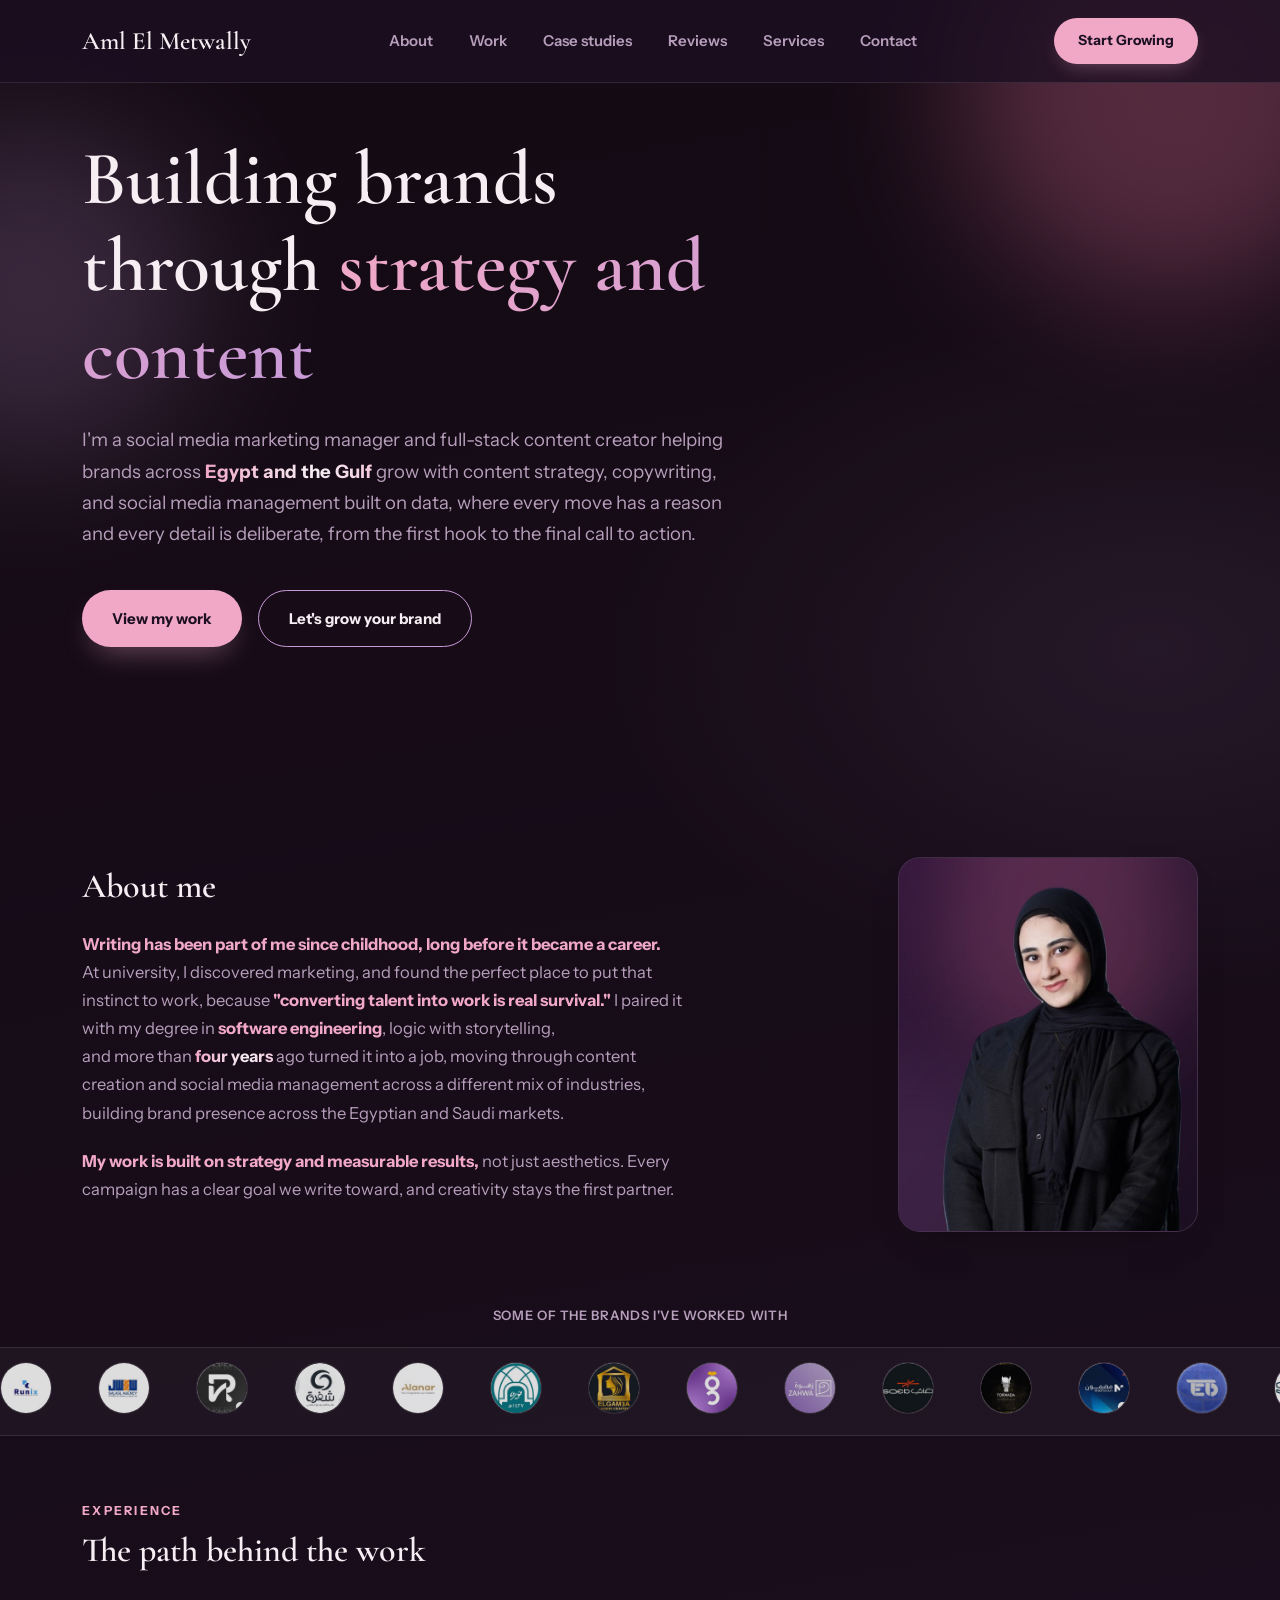
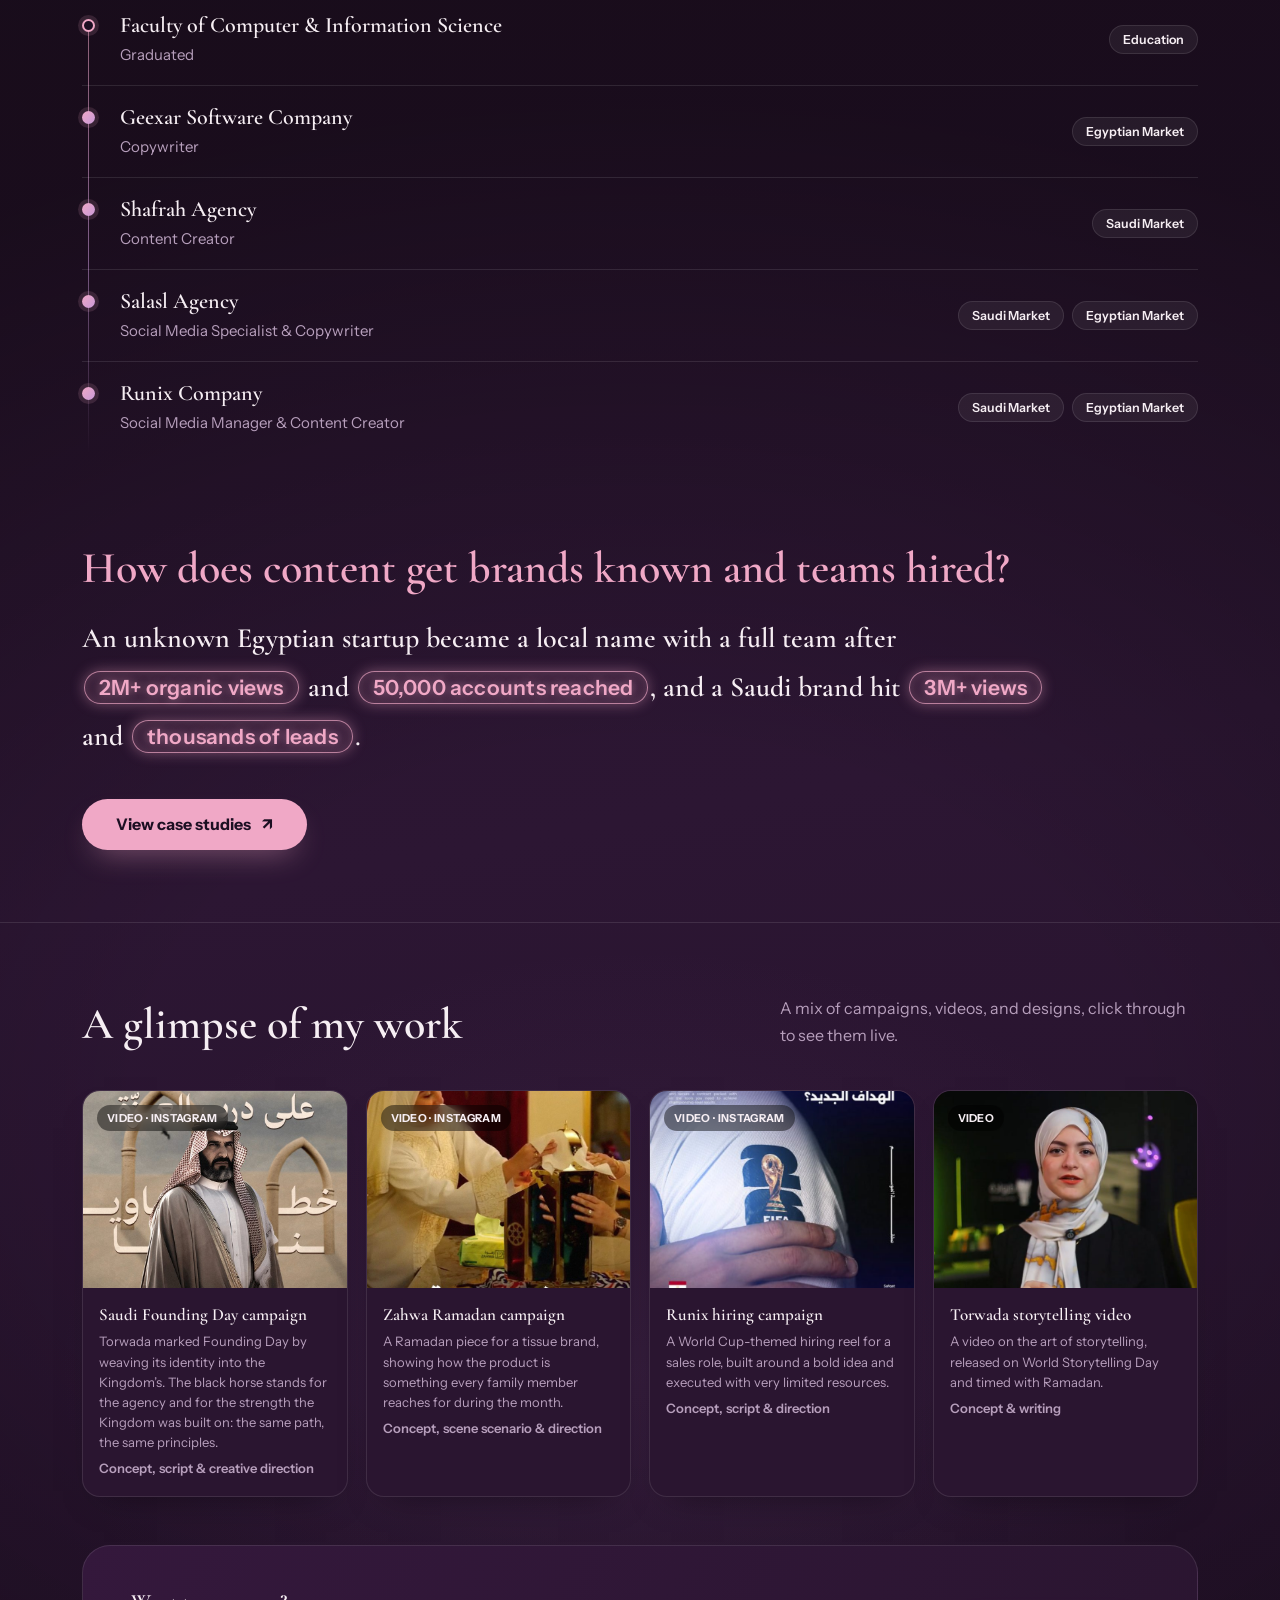
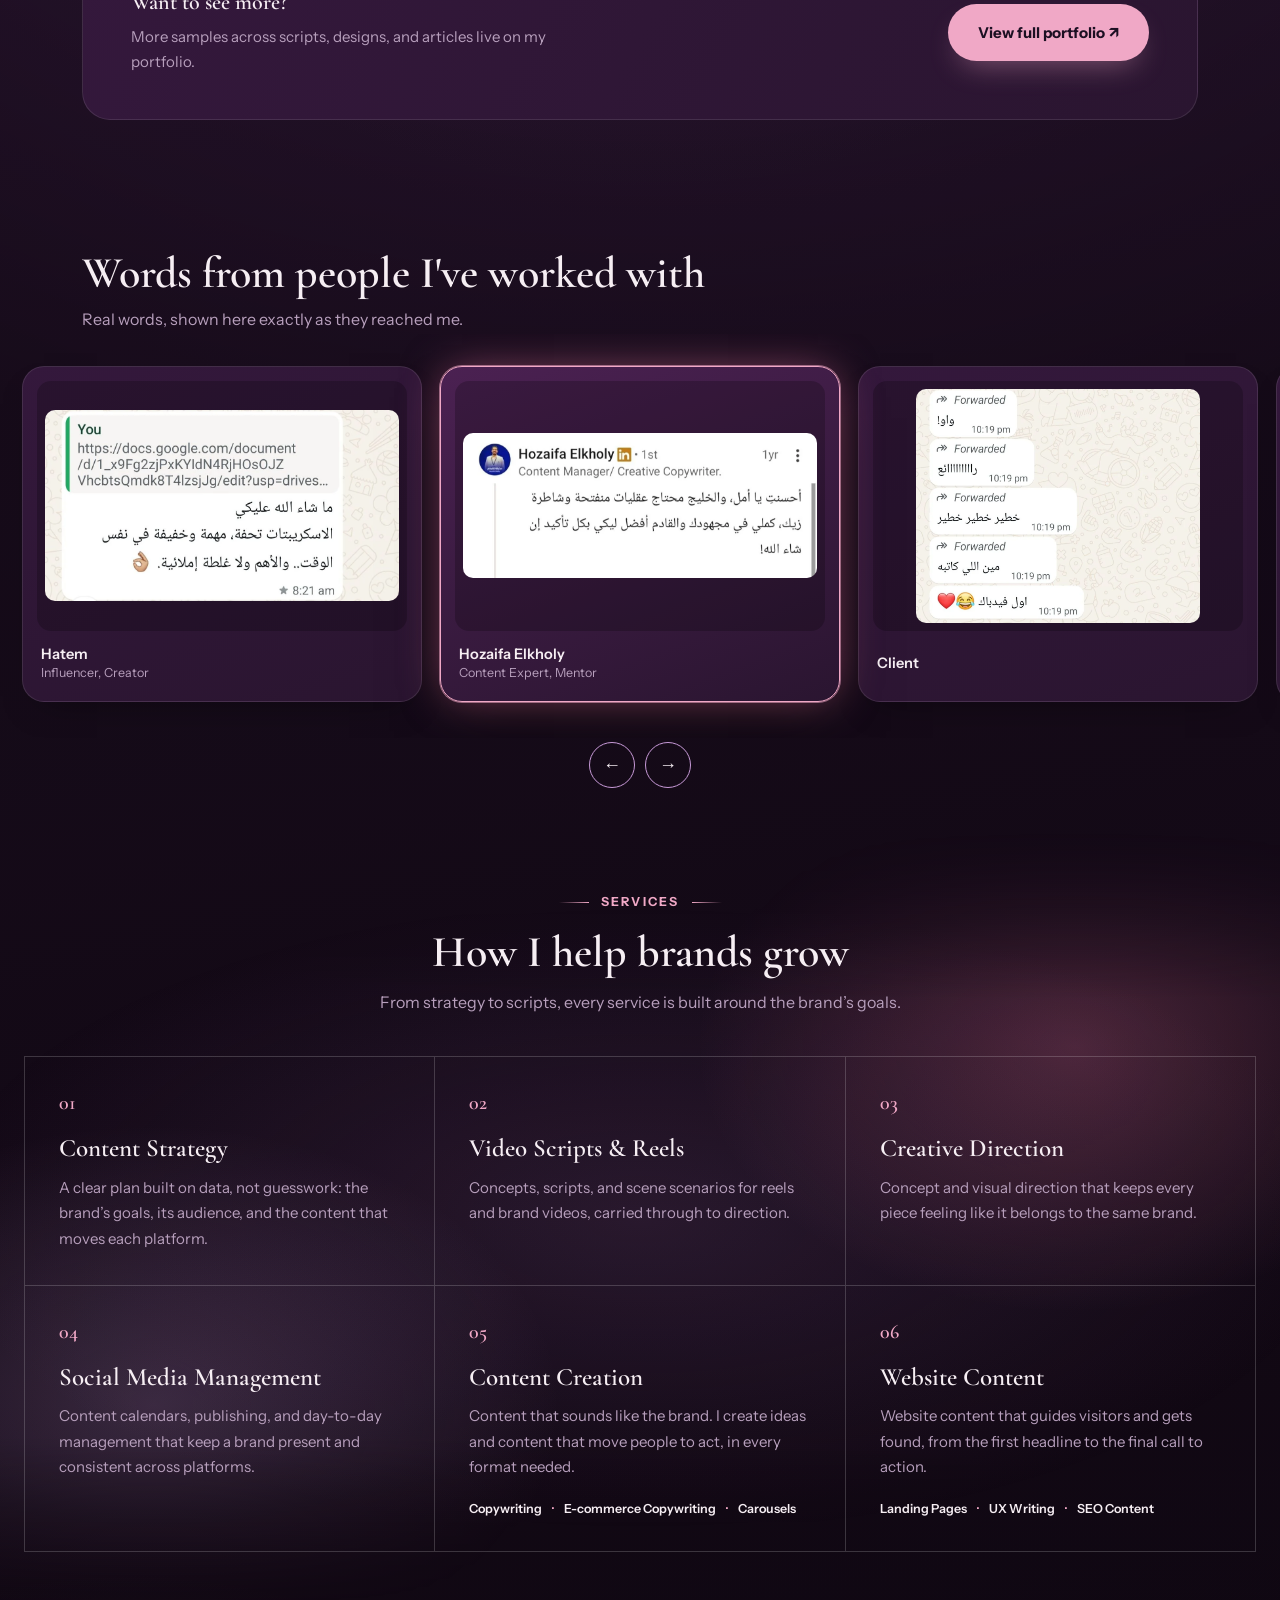
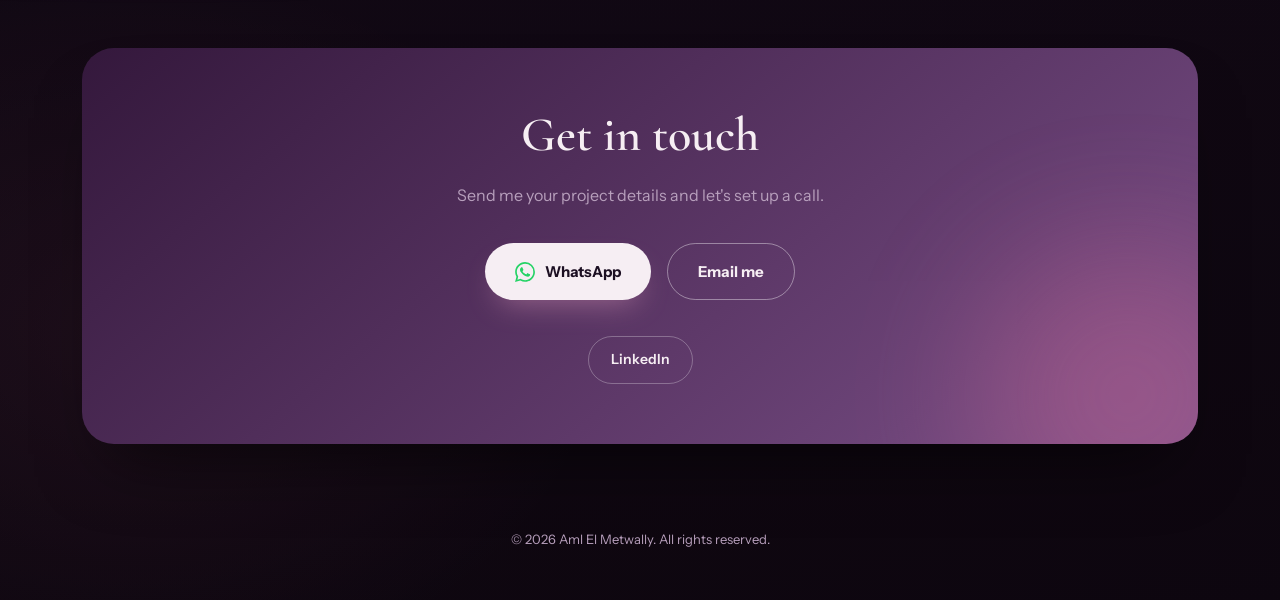
<file: index.html>
<!DOCTYPE html>
<html lang="en" dir="ltr">
<head>
<meta charset="UTF-8">
<meta name="theme-color" content="#1C0F22">
<meta name="viewport" content="width=device-width, initial-scale=1.0">
<title>Aml El Metwally, Social Media Marketing Manager & Content Creator</title>
<meta name="description" content="Aml El Metwally’s social media strategy, content creation, creative work and campaign case studies across Egypt and the Gulf.">
<meta property="og:title" content="Aml El Metwally | Strategy & Content">
<meta property="og:description" content="Explore creative work and campaign case studies across Egypt and the Gulf.">
<meta property="og:type" content="website">
<meta name="twitter:card" content="summary_large_image">
<link rel="preconnect" href="https://fonts.googleapis.com">
<link rel="preconnect" href="https://fonts.gstatic.com" crossorigin>
<link href="https://fonts.googleapis.com/css2?family=Cormorant+Garamond:ital,wght@0,600;0,700;1,600&family=Instrument+Sans:wght@400;500;600;700&display=swap" rel="stylesheet">
<link rel="stylesheet" href="css/index.css">
</head>
<body>

<nav aria-label="Main">
  <div class="nav-inner">
    <div class="logo">Aml El Metwally</div>
    <div class="nav-links">
      <a href="#about">About</a>
      <a href="#work">Work</a>
      <a href="case-studies.html">Case studies</a>
      <a href="#reviews">Reviews</a>
      <a href="#services">Services</a>
      <a href="#contact">Contact</a>
    </div>
    <a href="#contact" class="nav-cta">Start Growing</a>
    <button class="menu-btn" id="menuBtn" aria-label="Open menu" aria-expanded="false">☰</button>
  </div>
  <div class="mobile-menu" id="mobileMenu">
    <a href="#about">About</a>
    <a href="#work">Work</a>
    <a href="case-studies.html">Case studies</a>
    <a href="#reviews">Reviews</a>
    <a href="#services">Services</a>
    <a href="#contact">Contact</a>
    <a href="#contact" class="nav-cta">Start Growing</a>
  </div>
</nav>

<header>
  <div class="glow-orb orb-1"></div>
  <div class="glow-orb orb-2"></div>
  <div class="wrap hero-inner">
    <h1>Building brands through <span class="grad-text">strategy and content</span></h1>
    <p class="hero-sub">I'm a social media marketing manager and full-stack content creator helping brands across <span class="highlight-sweep">Egypt and the Gulf</span> grow with content strategy, copywriting, and social media management built on data, where every move has a reason and every detail is deliberate, from the first hook to the final call to action.</p>
    <div class="hero-actions">
      <a href="#work" class="btn-primary">View my work</a>
      <a href="#contact" class="btn-ghost">Let's grow your brand</a>
    </div>
  </div>
</header>

<section id="about">
  <div class="wrap about">
    <div class="about-text">
      <h2 class="about-title">About me</h2>
      <p><strong>Writing has been part of me since childhood, long before it became a career.</strong><br>At university, I discovered marketing, and found the perfect place to put that instinct to work, because <strong>"converting talent into work is real survival."</strong> I paired it with my degree in <strong>software engineering</strong>, logic with storytelling,<br>and more than <span class="highlight-sweep">four years</span> ago turned it into a job, moving through content creation and social media management across a different mix of industries, building brand presence across the Egyptian and Saudi markets.</p>
      <p><strong>My work is built on strategy and measurable results,</strong> not just aesthetics. Every campaign has a clear goal we write toward, and creativity stays the first partner.</p>
    </div>
    <div class="about-figure"><img src="images/index-01-aml-el-metwally.jpg" alt="Aml El Metwally" loading="lazy" decoding="async"></div>
  </div>

  <div id="brands" class="brands">
  <div class="wrap">
    <p class="brands-label">Some of the brands I've worked with</p>
  </div>
  <div class="ticker-frame">
    <div class="ticker-track">
      <span class="logo-chip"><img src="images/index-02-brand-logo.jpg" alt="Brand logo" loading="lazy" decoding="async"></span>
      <span class="logo-chip"><img src="images/index-03-brand-logo.jpg" alt="Brand logo" loading="lazy" decoding="async"></span>
      <span class="logo-chip"><img src="images/index-04-brand-logo.jpg" alt="Brand logo" loading="lazy" decoding="async"></span>
      <span class="logo-chip"><img src="images/index-05-brand-logo.jpg" alt="Brand logo" loading="lazy" decoding="async"></span>
      <span class="logo-chip"><img src="images/index-06-brand-logo.jpg" alt="Brand logo" loading="lazy" decoding="async"></span>
      <span class="logo-chip"><img src="images/index-07-brand-logo.jpg" alt="Brand logo" loading="lazy" decoding="async"></span>
      <span class="logo-chip"><img src="images/index-08-brand-logo.jpg" alt="Brand logo" loading="lazy" decoding="async"></span>
      <span class="logo-chip"><img src="images/index-09-brand-logo.jpg" alt="Brand logo" loading="lazy" decoding="async"></span>
      <span class="logo-chip"><img src="images/index-10-brand-logo.jpg" alt="Brand logo" loading="lazy" decoding="async"></span>
      <span class="logo-chip"><img src="images/index-11-brand-logo.jpg" alt="Brand logo" loading="lazy" decoding="async"></span>
      <span class="logo-chip"><img src="images/index-12-brand-logo.jpg" alt="Brand logo" loading="lazy" decoding="async"></span>
      <span class="logo-chip"><img src="images/index-13-brand-logo.jpg" alt="Brand logo" loading="lazy" decoding="async"></span>
      <span class="logo-chip"><img src="images/index-14-brand-logo.jpg" alt="Brand logo" loading="lazy" decoding="async"></span>
      <span class="logo-chip"><img src="images/index-15-brand-logo.jpg" alt="Brand logo" loading="lazy" decoding="async"></span>
      <span class="logo-chip"><img src="images/index-16-brand-logo.jpg" alt="Brand logo" loading="lazy" decoding="async"></span>
      <span class="logo-chip"><img src="images/index-17-brand-logo.jpg" alt="Brand logo" loading="lazy" decoding="async"></span>
      <span class="logo-chip"><img src="images/index-02-brand-logo.jpg" alt="Brand logo" loading="lazy" decoding="async"></span>
      <span class="logo-chip"><img src="images/index-03-brand-logo.jpg" alt="Brand logo" loading="lazy" decoding="async"></span>
      <span class="logo-chip"><img src="images/index-04-brand-logo.jpg" alt="Brand logo" loading="lazy" decoding="async"></span>
      <span class="logo-chip"><img src="images/index-05-brand-logo.jpg" alt="Brand logo" loading="lazy" decoding="async"></span>
      <span class="logo-chip"><img src="images/index-06-brand-logo.jpg" alt="Brand logo" loading="lazy" decoding="async"></span>
      <span class="logo-chip"><img src="images/index-07-brand-logo.jpg" alt="Brand logo" loading="lazy" decoding="async"></span>
      <span class="logo-chip"><img src="images/index-08-brand-logo.jpg" alt="Brand logo" loading="lazy" decoding="async"></span>
      <span class="logo-chip"><img src="images/index-09-brand-logo.jpg" alt="Brand logo" loading="lazy" decoding="async"></span>
      <span class="logo-chip"><img src="images/index-10-brand-logo.jpg" alt="Brand logo" loading="lazy" decoding="async"></span>
      <span class="logo-chip"><img src="images/index-11-brand-logo.jpg" alt="Brand logo" loading="lazy" decoding="async"></span>
      <span class="logo-chip"><img src="images/index-12-brand-logo.jpg" alt="Brand logo" loading="lazy" decoding="async"></span>
      <span class="logo-chip"><img src="images/index-13-brand-logo.jpg" alt="Brand logo" loading="lazy" decoding="async"></span>
      <span class="logo-chip"><img src="images/index-14-brand-logo.jpg" alt="Brand logo" loading="lazy" decoding="async"></span>
      <span class="logo-chip"><img src="images/index-15-brand-logo.jpg" alt="Brand logo" loading="lazy" decoding="async"></span>
      <span class="logo-chip"><img src="images/index-16-brand-logo.jpg" alt="Brand logo" loading="lazy" decoding="async"></span>
      <span class="logo-chip"><img src="images/index-17-brand-logo.jpg" alt="Brand logo" loading="lazy" decoding="async"></span>
    </div>
  </div>
  </div>

  <div class="wrap experience" aria-labelledby="exp-heading">
    <div class="exp-head">
      <span class="exp-eyebrow">Experience</span>
      <h3 id="exp-heading">The path behind the work</h3>
    </div>
    <ol class="exp-list">
      <li class="exp-item is-edu">
        <span class="exp-dot" aria-hidden="true"></span>
        <div class="exp-main">
          <h4 class="exp-company">Faculty of Computer &amp; Information Science</h4>
          <p class="exp-role">Graduated</p>
        </div>
        <ul class="exp-tags"><li>Education</li></ul>
      </li>
      <li class="exp-item">
        <span class="exp-dot" aria-hidden="true"></span>
        <div class="exp-main">
          <h4 class="exp-company">Geexar Software Company</h4>
          <p class="exp-role">Copywriter</p>
        </div>
        <ul class="exp-tags"><li>Egyptian Market</li></ul>
      </li>
      <li class="exp-item">
        <span class="exp-dot" aria-hidden="true"></span>
        <div class="exp-main">
          <h4 class="exp-company">Shafrah Agency</h4>
          <p class="exp-role">Content Creator</p>
        </div>
        <ul class="exp-tags"><li>Saudi Market</li></ul>
      </li>
      <li class="exp-item">
        <span class="exp-dot" aria-hidden="true"></span>
        <div class="exp-main">
          <h4 class="exp-company">Salasl Agency</h4>
          <p class="exp-role">Social Media Specialist &amp; Copywriter</p>
        </div>
        <ul class="exp-tags"><li>Saudi Market</li><li>Egyptian Market</li></ul>
      </li>
      <li class="exp-item">
        <span class="exp-dot" aria-hidden="true"></span>
        <div class="exp-main">
          <h4 class="exp-company">Runix Company</h4>
          <p class="exp-role">Social Media Manager &amp; Content Creator</p>
        </div>
        <ul class="exp-tags"><li>Saudi Market</li><li>Egyptian Market</li></ul>
      </li>
    </ol>
  </div>
</section>

<section id="case-studies" class="case-study-section" aria-labelledby="case-studies-heading">
  <div class="wrap">
    <div class="section-head"><h2 id="case-studies-heading">How does content get brands known and teams hired?</h2></div>
    <p class="case-lead">An unknown Egyptian startup became a local name with a full team after <span class="case-hl">2M+ organic views</span> and <span class="case-hl">50,000 accounts reached</span>, and a Saudi brand hit <span class="case-hl">3M+ views</span> and <span class="case-hl">thousands of leads</span>.</p>
    <a href="case-studies.html" class="btn-primary case-study-action">View case studies <span aria-hidden="true">↗</span></a>
  </div>
</section>

<section id="work">
  <div class="wrap">
    <div class="section-head">
      <h2>A glimpse of my work</h2>
      <p>A mix of campaigns, videos, and designs, click through to see them live.</p>
    </div>
    <div class="work-grid" id="workGrid">

      <!-- 1: FEATURED — image links out to the video -->
      <a href="https://www.instagram.com/reel/DGVYwniIz-t/?igsh=bmNjaXQ2bDJwZDFr" target="_blank" rel="noopener" class="work-card is-link">
        <div class="work-thumb has-overlay is-photo">
          <img src="images/index-18-saudi-founding-day-campaign-poster.jpg" alt="Saudi Founding Day campaign poster" loading="lazy" decoding="async">
          <span class="platform-tag">Video · Instagram</span>
          <div class="overlay-cta">Watch the reel ↗</div>
        </div>
        <div class="work-body">
          <h3>Saudi Founding Day campaign</h3>
          <p>Torwada marked Founding Day by weaving its identity into the Kingdom’s. The black horse stands for the agency and for the strength the Kingdom was built on: the same path, the same principles.</p>
          <p class="credit-line">Concept, script & creative direction</p>
        </div>
      </a>

      <!-- 2: Zahwa tissues, Ramadan campaign -->
      <a href="https://www.instagram.com/reel/DGqzFSyInHS/?utm_source=ig_web_copy_link&stkn=MzRlODBiNWFlZA==" target="_blank" rel="noopener" class="work-card is-link">
        <div class="work-thumb has-overlay is-photo">
          <img src="images/index-19-zahwa-ramadan-campaign.jpg" alt="Zahwa Ramadan campaign" loading="lazy" decoding="async">
          <span class="platform-tag">Video · Instagram</span>
          <div class="overlay-cta">Watch the reel ↗</div>
        </div>
        <div class="work-body">
          <h3>Zahwa Ramadan campaign</h3>
          <p>A Ramadan piece for a tissue brand, showing how the product is something every family member reaches for during the month.</p>
          <p class="credit-line">Concept, scene scenario & direction</p>
        </div>
      </a>

      <!-- 3: Runix hiring campaign, World Cup themed -->
      <a href="https://www.instagram.com/reel/DadqOeSR27D/?utm_source=ig_web_copy_link&stkn=MzRlODBiNWFlZA==" target="_blank" rel="noopener" class="work-card is-link">
        <div class="work-thumb has-overlay is-photo">
          <img src="images/index-20-runix-world-cup-hiring-campaign.jpg" alt="Runix World Cup hiring campaign" loading="lazy" decoding="async">
          <span class="platform-tag">Video · Instagram</span>
          <div class="overlay-cta">Watch the reel ↗</div>
        </div>
        <div class="work-body">
          <h3>Runix hiring campaign</h3>
          <p>A World Cup-themed hiring reel for a sales role, built around a bold idea and executed with very limited resources.</p>
          <p class="credit-line">Concept, script & direction</p>
        </div>
      </a>

      <!-- 4: Torwada storytelling video, World Storytelling Day / Ramadan -->
      <a href="https://drive.google.com/file/d/1u5-sYk48kco0Q8AhFiCstIfeIAdktRDn/view?usp=sharing" target="_blank" rel="noopener" class="work-card is-link">
        <div class="work-thumb has-overlay is-photo">
          <img src="images/index-21-torwada-storytelling-video.jpg" alt="Torwada storytelling video" class="pos-torwada" loading="lazy" decoding="async">
          <span class="platform-tag">Video</span>
          <div class="overlay-cta">Watch the video ↗</div>
        </div>
        <div class="work-body">
          <h3>Torwada storytelling video</h3>
          <p>A video on the art of storytelling, released on World Storytelling Day and timed with Ramadan.</p>
          <p class="credit-line">Concept & writing</p>
        </div>
      </a>

    </div>

    <div class="portfolio-banner">
      <div class="portfolio-banner-text">
        <h3>Want to see more?</h3>
        <p>More samples across scripts, designs, and articles live on my portfolio.</p>
      </div>
      <a href="full-portfolio.html" class="btn-primary">View full portfolio ↗</a>
    </div>
  </div>
</section>



<section id="reviews">
  <div class="wrap">
    <div class="section-head">
      <h2>Words from people I've worked with</h2>
      <p>Real words, shown here exactly as they reached me.</p>
    </div>
  </div>
  <div class="rv-track" id="rvTrack" role="region" aria-label="Reviews, scroll horizontally" tabindex="0">
      <figure class="rv-card"><div class="rv-shot"><img src="images/index-22-message-from-hatem-influencer-and-cr.webp" alt="Message from Hatem, Influencer and Creator" width="1080" height="581" draggable="false" loading="lazy"></div><figcaption class="rv-who"><b>Hatem</b><small>Influencer, Creator</small></figcaption></figure>
      <figure class="rv-card is-featured"><div class="rv-shot"><img src="images/index-23-linkedin-comment-from-hozaifa-elkhol.webp" alt="LinkedIn comment from Hozaifa Elkholy, Content Expert and Mentor" width="1080" height="440" draggable="false" loading="lazy"></div><figcaption class="rv-who"><b>Hozaifa Elkholy</b><small>Content Expert, Mentor</small></figcaption></figure>
      <figure class="rv-card"><div class="rv-shot"><img src="images/index-24-forwarded-messages-from-a-client.webp" alt="Forwarded messages from a client" width="1080" height="891" draggable="false" loading="lazy"></div><figcaption class="rv-who"><b>Client</b></figcaption></figure>
      <figure class="rv-card"><div class="rv-shot"><img src="images/index-25-message-from-donia-graphic-designer.webp" alt="Message from Donia, Graphic Designer" width="1080" height="254" draggable="false" loading="lazy"></div><figcaption class="rv-who"><b>Donia</b><small>Graphic Designer</small></figcaption></figure>
      <figure class="rv-card"><div class="rv-shot"><img src="images/index-26-message-from-a-client.jpg" alt="Message from a client" width="1080" height="343" draggable="false" loading="lazy"></div><figcaption class="rv-who"><b>Client</b></figcaption></figure>
      <figure class="rv-card"><div class="rv-shot"><img src="images/index-27-message-from-a-client.webp" alt="Message from a client" width="1080" height="218" draggable="false" loading="lazy"></div><figcaption class="rv-who"><b>Client</b></figcaption></figure>
  </div>
  <div class="wrap">
    <div class="rv-controls">
      <div class="rv-arrows">
        <button class="rv-arrow" id="rvPrev" aria-label="Previous reviews">←</button>
        <button class="rv-arrow" id="rvNext" aria-label="Next reviews">→</button>
      </div>
    </div>
  </div>
</section>

<section id="services">
  <div class="svc-bg" aria-hidden="true"></div>
  <div class="wrap">
    <div class="svc-frame">
      <div class="svc-head">
        <span class="svc-eyebrow">Services</span>
        <h2>How I help brands grow</h2>
        <p>From strategy to scripts, every service is built around the brand’s goals.</p>
      </div>
      <div class="svc-grid">
        <article class="svc-card"><span class="svc-num">01</span><h3>Content Strategy</h3><p>A clear plan built on data, not guesswork: the brand’s goals, its audience, and the content that moves each platform.</p></article>
        <article class="svc-card"><span class="svc-num">02</span><h3>Video Scripts &amp; Reels</h3><p>Concepts, scripts, and scene scenarios for reels and brand videos, carried through to direction.</p></article>
        <article class="svc-card"><span class="svc-num">03</span><h3>Creative Direction</h3><p>Concept and visual direction that keeps every piece feeling like it belongs to the same brand.</p></article>
        <article class="svc-card"><span class="svc-num">04</span><h3>Social Media Management</h3><p>Content calendars, publishing, and day-to-day management that keep a brand present and consistent across platforms.</p></article>
        <article class="svc-card"><span class="svc-num">05</span><h3>Content Creation</h3><p>Content that sounds like the brand. I create ideas and content that move people to act, in every format needed.</p><ul class="svc-tags"><li>Copywriting</li><li>E-commerce Copywriting</li><li>Carousels</li></ul></article>
        <article class="svc-card"><span class="svc-num">06</span><h3>Website Content</h3><p>Website content that guides visitors and gets found, from the first headline to the final call to action.</p><ul class="svc-tags"><li>Landing Pages</li><li>UX Writing</li><li>SEO Content</li></ul></article>
      </div>
    </div>
  </div>
</section>

<section id="contact">
  <div class="wrap">
    <div class="contact-box">
      <div class="glow-orb orb-3"></div>
      <h2>Get in touch</h2>
      <p>Send me your project details and let's set up a call.</p>
      <div class="contact-actions">
        <a href="https://wa.me/qr/R5LHK5VSMACKK1?s=v" target="_blank" rel="noopener" class="btn-primary btn-wa" aria-label="Chat with me on WhatsApp"><svg class="wa-icon" viewBox="0 0 24 24" width="20" height="20" aria-hidden="true" focusable="false" fill="currentColor"><path d="M17.472 14.382c-.297-.149-1.758-.867-2.03-.967-.273-.099-.471-.148-.67.15-.197.297-.767.966-.94 1.164-.173.199-.347.223-.644.075-.297-.15-1.255-.463-2.39-1.475-.883-.788-1.48-1.761-1.653-2.059-.173-.297-.018-.458.13-.606.134-.133.298-.347.446-.52.149-.174.198-.298.298-.497.099-.198.05-.371-.025-.52-.075-.149-.669-1.612-.916-2.207-.242-.579-.487-.5-.669-.51-.173-.008-.371-.01-.57-.01-.198 0-.52.074-.792.372-.272.297-1.04 1.016-1.04 2.479 0 1.462 1.065 2.875 1.213 3.074.149.198 2.096 3.2 5.077 4.487.709.306 1.262.489 1.694.625.712.227 1.36.195 1.871.118.571-.085 1.758-.719 2.006-1.413.248-.694.248-1.289.173-1.413-.074-.124-.272-.198-.57-.347m-5.421 7.403h-.004a9.87 9.87 0 01-5.031-1.378l-.361-.214-3.741.982.998-3.648-.235-.374a9.86 9.86 0 01-1.51-5.26c.001-5.45 4.436-9.884 9.888-9.884 2.64 0 5.122 1.03 6.988 2.898a9.825 9.825 0 012.893 6.994c-.003 5.45-4.437 9.884-9.885 9.884m8.413-18.297A11.815 11.815 0 0012.05 0C5.495 0 .16 5.335.157 11.892c0 2.096.547 4.142 1.588 5.945L.057 24l6.305-1.654a11.882 11.882 0 005.683 1.448h.005c6.554 0 11.89-5.335 11.893-11.893a11.821 11.821 0 00-3.48-8.413z"/></svg><span>WhatsApp</span></a>
        <a href="mailto:amlmelmetwally@gmail.com" class="btn-ghost-light">Email me</a>
      </div>
      <div class="socials">
        <a href="https://www.linkedin.com/in/aml-el-metwally-16a125200?utm_source=share_via&utm_content=profile&utm_medium=member_android" target="_blank" rel="noopener">LinkedIn</a>
      </div>
    </div>
  </div>
</section>

<footer>
  <div class="wrap">© 2026 Aml El Metwally. All rights reserved.</div>
</footer>

<script src="js/index.js" defer></script>

</body>
</html>
</file>
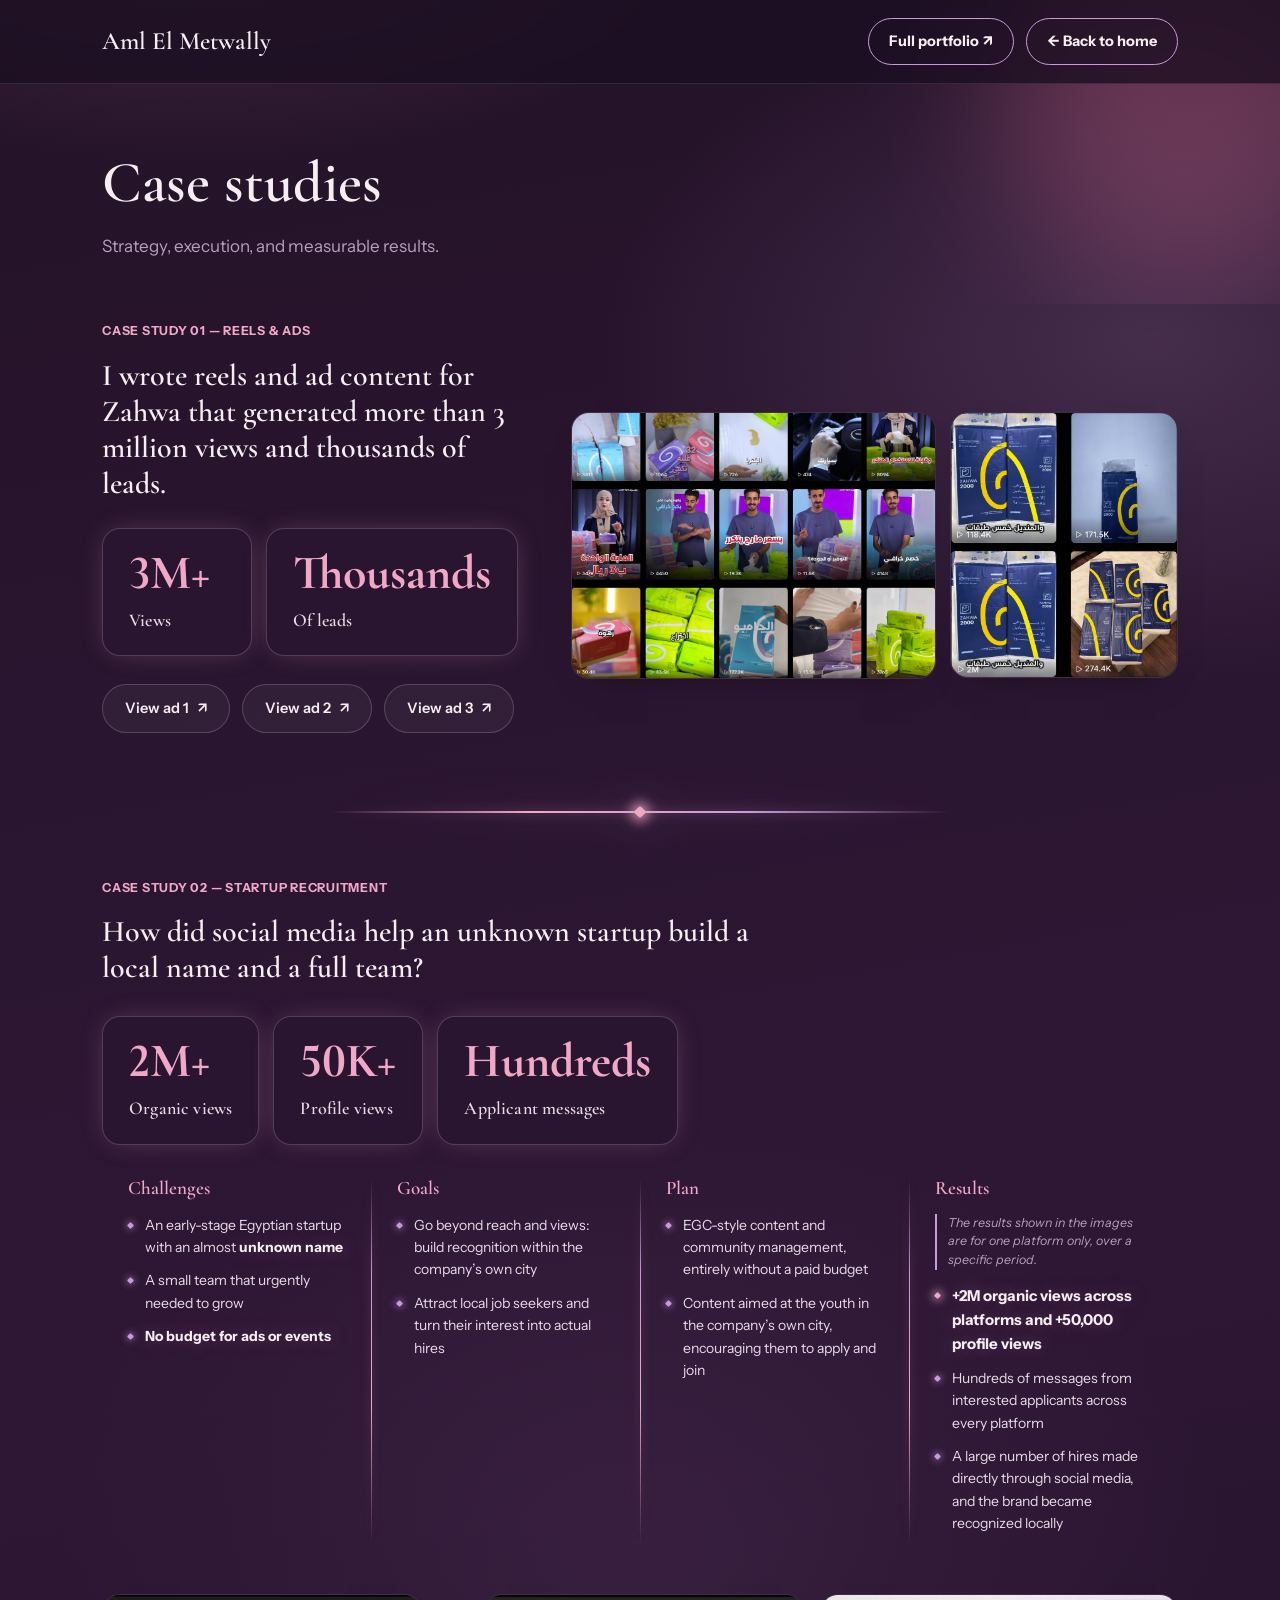
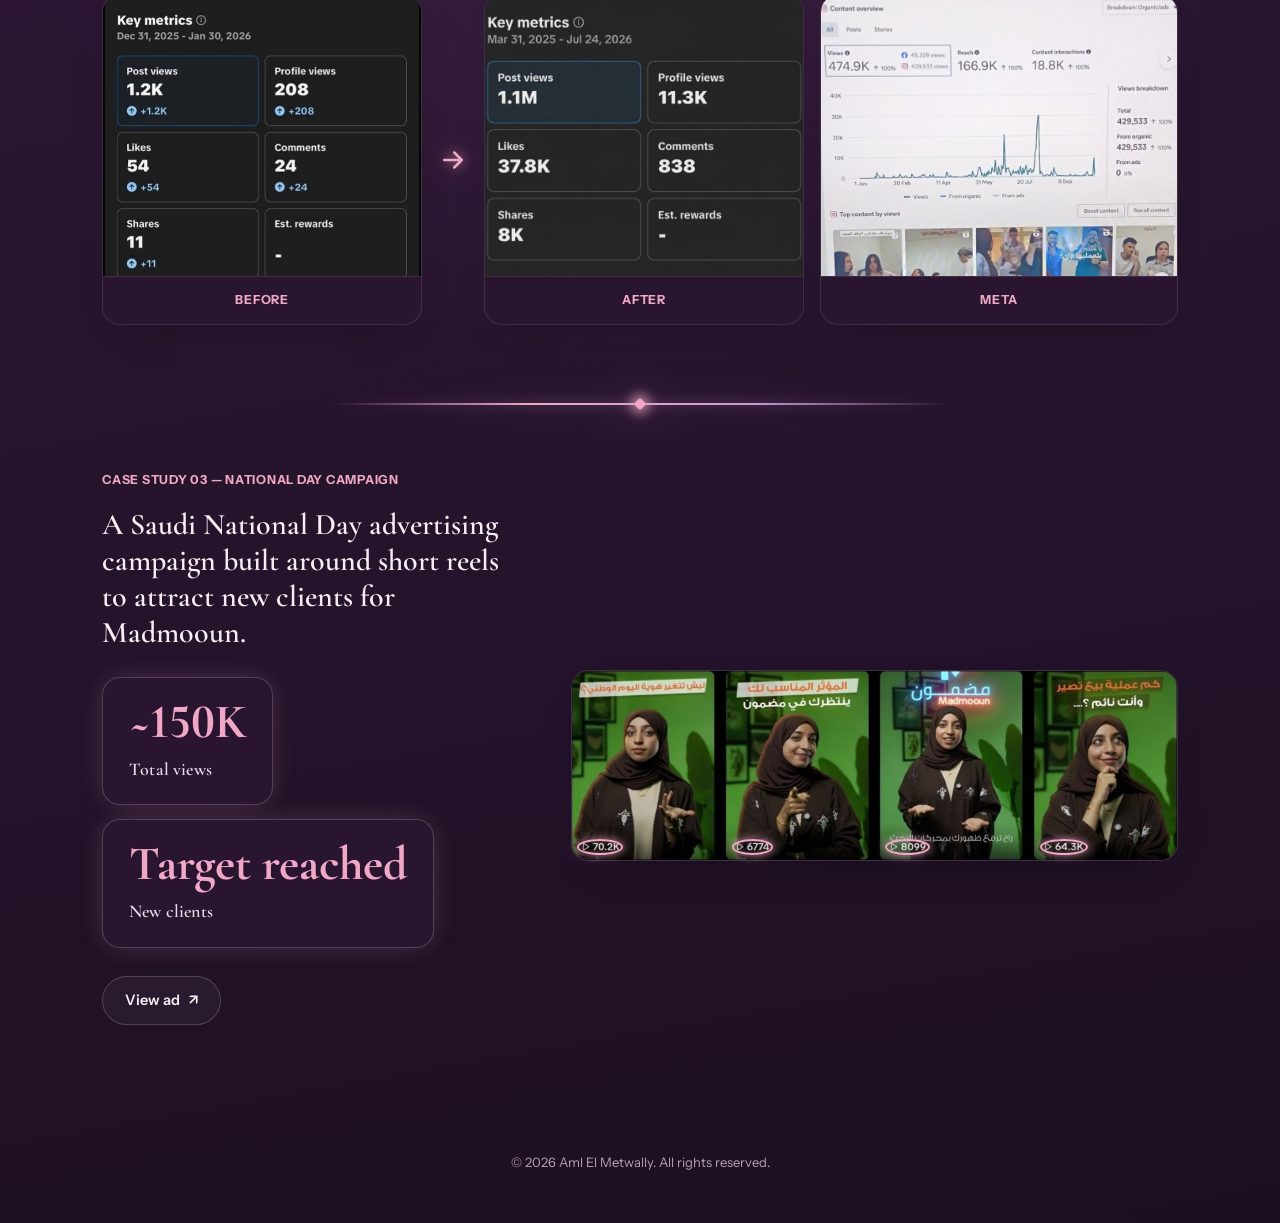
<file: case-studies.html>
<!DOCTYPE html>
<html lang="en" dir="ltr">
<head>
<meta charset="UTF-8">
<meta name="theme-color" content="#1C0F22">
<meta name="viewport" content="width=device-width, initial-scale=1.0">
<title>Case Studies | Aml El Metwally</title>
<meta name="description" content="Explore how Aml El Metwally used organic social media to build local brand recognition and recruit a full team.">
<meta property="og:title" content="Case Studies | Aml El Metwally">
<meta property="og:description" content="Campaign challenges, goals, strategy and results in local brand recognition and recruitment.">
<meta property="og:type" content="website">
<meta name="twitter:card" content="summary_large_image">
<link rel="preconnect" href="https://fonts.googleapis.com">
<link rel="preconnect" href="https://fonts.gstatic.com" crossorigin>
<link href="https://fonts.googleapis.com/css2?family=Cormorant+Garamond:ital,wght@0,600;0,700;1,600&family=Instrument+Sans:wght@400;500;600;700&display=swap" rel="stylesheet">
<link rel="stylesheet" href="css/case-studies.css">
</head>
<body>

<nav aria-label="Main">
  <div class="nav-inner">
    <a href="index.html" class="logo">Aml El Metwally</a>
    <div class="nav-links">
      <a href="full-portfolio.html" class="back-link">Full portfolio ↗</a>
      <a href="index.html" class="back-link">← Back to home</a>
    </div>
  </div>
</nav>

<header>
  <div class="glow-orb orb-hero"></div>
  <div class="wrap">
    <h1>Case studies</h1>
    <p>Strategy, execution, and measurable results.</p>
  </div>
</header>

<section>
  <div class="wrap">

    <div class="zahwa-case">
      <div class="row-label">Case study 01 — Reels &amp; ads</div>
      <div class="zahwa-grid">
        <div class="zahwa-text">
          <h2 class="ba-question">I wrote reels and ad content for Zahwa that generated more than 3 million views and thousands of leads.</h2>
          <div class="stat-tiles">
            <div class="stat-tile">
              <span class="stat-num">3M+</span>
              <span class="stat-label">Views</span>
            </div>
            <div class="stat-tile">
              <span class="stat-num">Thousands</span>
              <span class="stat-label">Of leads</span>
            </div>
          </div>
          <div class="ad-links">
            <a class="btn-ad" href="https://www.tiktok.com/@zaahwa.sa/video/7529156648984710421" target="_blank" rel="noopener">View ad 1 <span aria-hidden="true">↗</span></a>
            <a class="btn-ad" href="https://www.tiktok.com/@zaahwa.sa/video/7529168525747850504" target="_blank" rel="noopener">View ad 2 <span aria-hidden="true">↗</span></a>
            <a class="btn-ad" href="https://www.tiktok.com/@zaahwa.sa/video/7425912886503001351" target="_blank" rel="noopener">View ad 3 <span aria-hidden="true">↗</span></a>
          </div>
        </div>
        <div class="zahwa-shots">
          <figure class="results-figure"><img src="images/case-studies-01-grid-of-zahwa-videos-with-their-view.jpg" alt="Grid of Zahwa videos with their view counts, ranging from 474 to 127.2K" width="1100" height="803" loading="lazy"></figure>
          <figure class="results-figure"><img src="images/case-studies-02-four-zahwa-2000-packaging-videos-wit.jpg" alt="Four Zahwa 2000 packaging videos with view counts: 118.4K, 171.5K, 2M and 274.4K" width="720" height="841" loading="lazy"></figure>
        </div>
      </div>
    </div>

    <div class="glow-divider" role="separator" aria-hidden="true"></div>

    <div class="row-label">Case study 02 — Startup recruitment</div>
    <h2 class="ba-question">How did social media help an unknown startup build a local name and a full team?</h2>

    <div class="stat-tiles">
      <div class="stat-tile">
        <span class="stat-num">2M+</span>
        <span class="stat-label">Organic views</span>
      </div>
      <div class="stat-tile">
        <span class="stat-num">50K+</span>
        <span class="stat-label">Profile views</span>
      </div>
      <div class="stat-tile">
        <span class="stat-num">Hundreds</span>
        <span class="stat-label">Applicant messages</span>
      </div>
    </div>

    <div class="ba-details">
      <div class="ba-panel">
        <div class="ba-col">
          <h3>Challenges</h3>
          <ul>
            <li>An early-stage Egyptian startup with an almost <strong>unknown name</strong></li>
            <li>A small team that urgently needed to grow</li>
            <li><strong>No budget for ads or events</strong></li>
          </ul>
        </div>
        <div class="ba-col">
          <h3>Goals</h3>
          <ul>
            <li>Go beyond reach and views: build recognition within the company’s own city</li>
            <li>Attract local job seekers and turn their interest into actual hires</li>
          </ul>
        </div>
        <div class="ba-col">
          <h3>Plan</h3>
          <ul>
            <li>EGC-style content and community management, entirely without a paid budget</li>
            <li>Content aimed at the youth in the company’s own city, encouraging them to apply and join</li>
          </ul>
        </div>
        <div class="ba-col">
          <h3>Results</h3>
          <ul>
            <li class="ba-note">The results shown in the images are for one platform only, over a specific period.</li>
            <li class="lead">+2M <strong>organic</strong> views across platforms and +50,000 profile views</li>
            <li>Hundreds of messages from interested applicants across every platform</li>
            <li>A large number of hires made directly through social media, and the brand became recognized locally</li>
          </ul>
        </div>
      </div>
    </div>

    <div class="before-after">
      <figure class="ba-card">
        <div class="ba-img"><img src="images/case-studies-03-analytics-at-the-start-of-the-campai.jpg" alt="Analytics at the start of the campaign: 1.2K post views, 208 profile views, 54 likes, 24 comments and 11 shares" width="577" height="511" loading="lazy"></div>
        <figcaption class="ba-label">Before</figcaption>
      </figure>
      <div class="ba-arrow" aria-hidden="true">
        <svg width="44" height="44" viewBox="0 0 24 24" fill="none" stroke="#F0A8C6" stroke-width="2" stroke-linecap="round" stroke-linejoin="round"><path d="M5 12h14M13 6l6 6-6 6"/></svg>
      </div>
      <figure class="ba-card">
        <div class="ba-img"><img src="images/case-studies-04-analytics-after-the-campaign-1-1m-po.jpg" alt="Analytics after the campaign: 1.1M post views, 11.3K profile views, 37.8K likes, 838 comments and 8K shares" width="760" height="673" loading="lazy"></div>
        <figcaption class="ba-label">After</figcaption>
      </figure>
      <figure class="ba-card ba-card-meta">
        <div class="ba-img"><img src="images/case-studies-05-content-overview-analytics-474-9k-vi.jpg" alt="Content overview analytics: 474.9K views, 166.9K reach and 18.8K content interactions, with 429,533 views from organic and none from ads" width="900" height="712" loading="lazy"></div>
        <figcaption class="ba-label">Meta</figcaption>
      </figure>
    </div>

    <div class="glow-divider" role="separator" aria-hidden="true"></div>

    <div class="zahwa-case">
      <div class="row-label">Case study 03 — National Day campaign</div>
      <div class="zahwa-grid">
        <div class="zahwa-text">
          <h2 class="ba-question">A Saudi National Day advertising campaign built around short reels to attract new clients for Madmooun.</h2>
          <div class="stat-tiles">
            <div class="stat-tile">
              <span class="stat-num">~150K</span>
              <span class="stat-label">Total views</span>
            </div>
            <div class="stat-tile">
              <span class="stat-num">Target reached</span>
              <span class="stat-label">New clients</span>
            </div>
          </div>
          <div class="ad-links">
            <a class="btn-ad" href="https://drive.google.com/file/d/16uZXh41HnhFmfQUVke0GOLB_bMABrFYb/view?usp=sharing" target="_blank" rel="noopener">View ad <span aria-hidden="true">↗</span></a>
          </div>
        </div>
        <div class="zahwa-shots zahwa-shots-single">
          <figure class="results-figure"><img src="images/case-studies-06-madmooun-campaign-reels-with-their-v.jpg" alt="Madmooun campaign reels with their view counts: 70.2K, 6,774, 8,099 and 64.3K" width="1000" height="313" loading="lazy"><span aria-hidden="true"><span class="view-ring ring-1"></span><span class="view-ring ring-2"></span><span class="view-ring ring-3"></span><span class="view-ring ring-4"></span></span></figure>
        </div>
      </div>
    </div>

  </div>
</section>

<footer>
  <div class="wrap">© 2026 Aml El Metwally. All rights reserved.</div>
</footer>

</body>
</html>
</file>
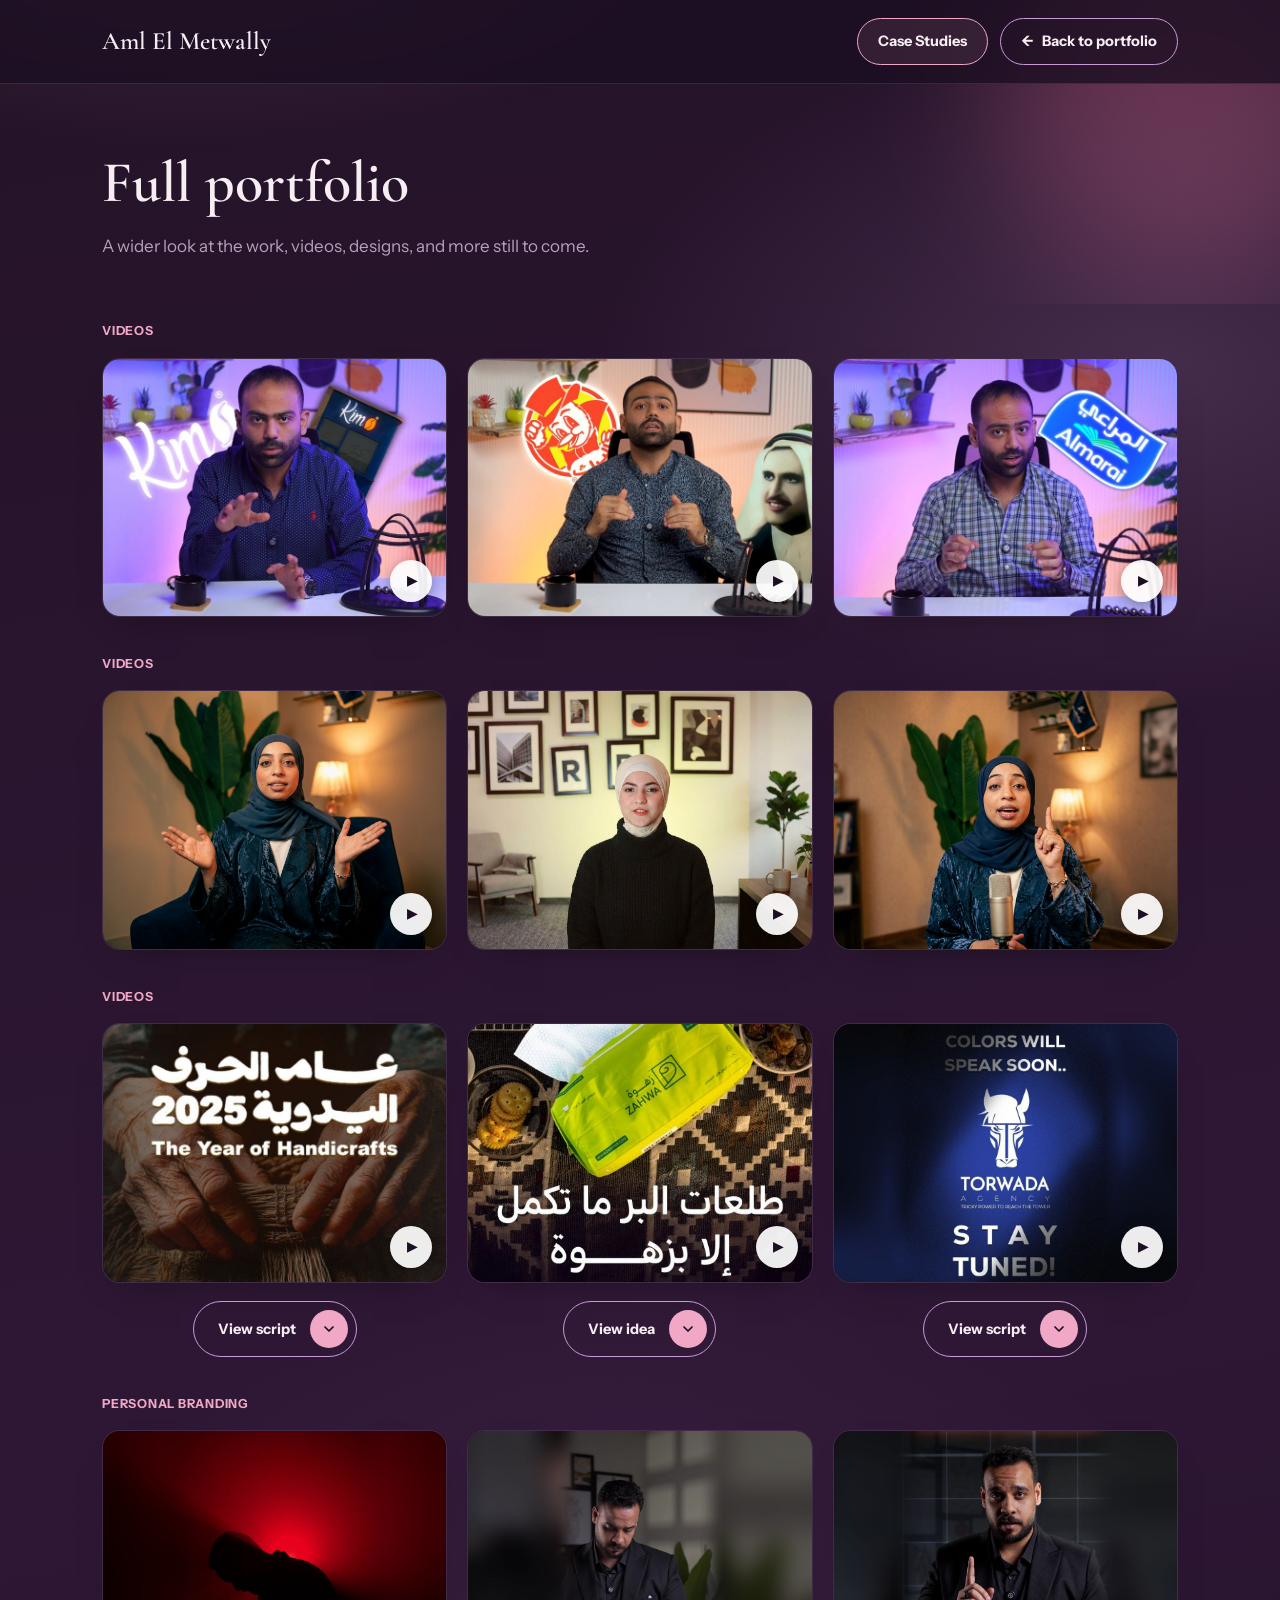
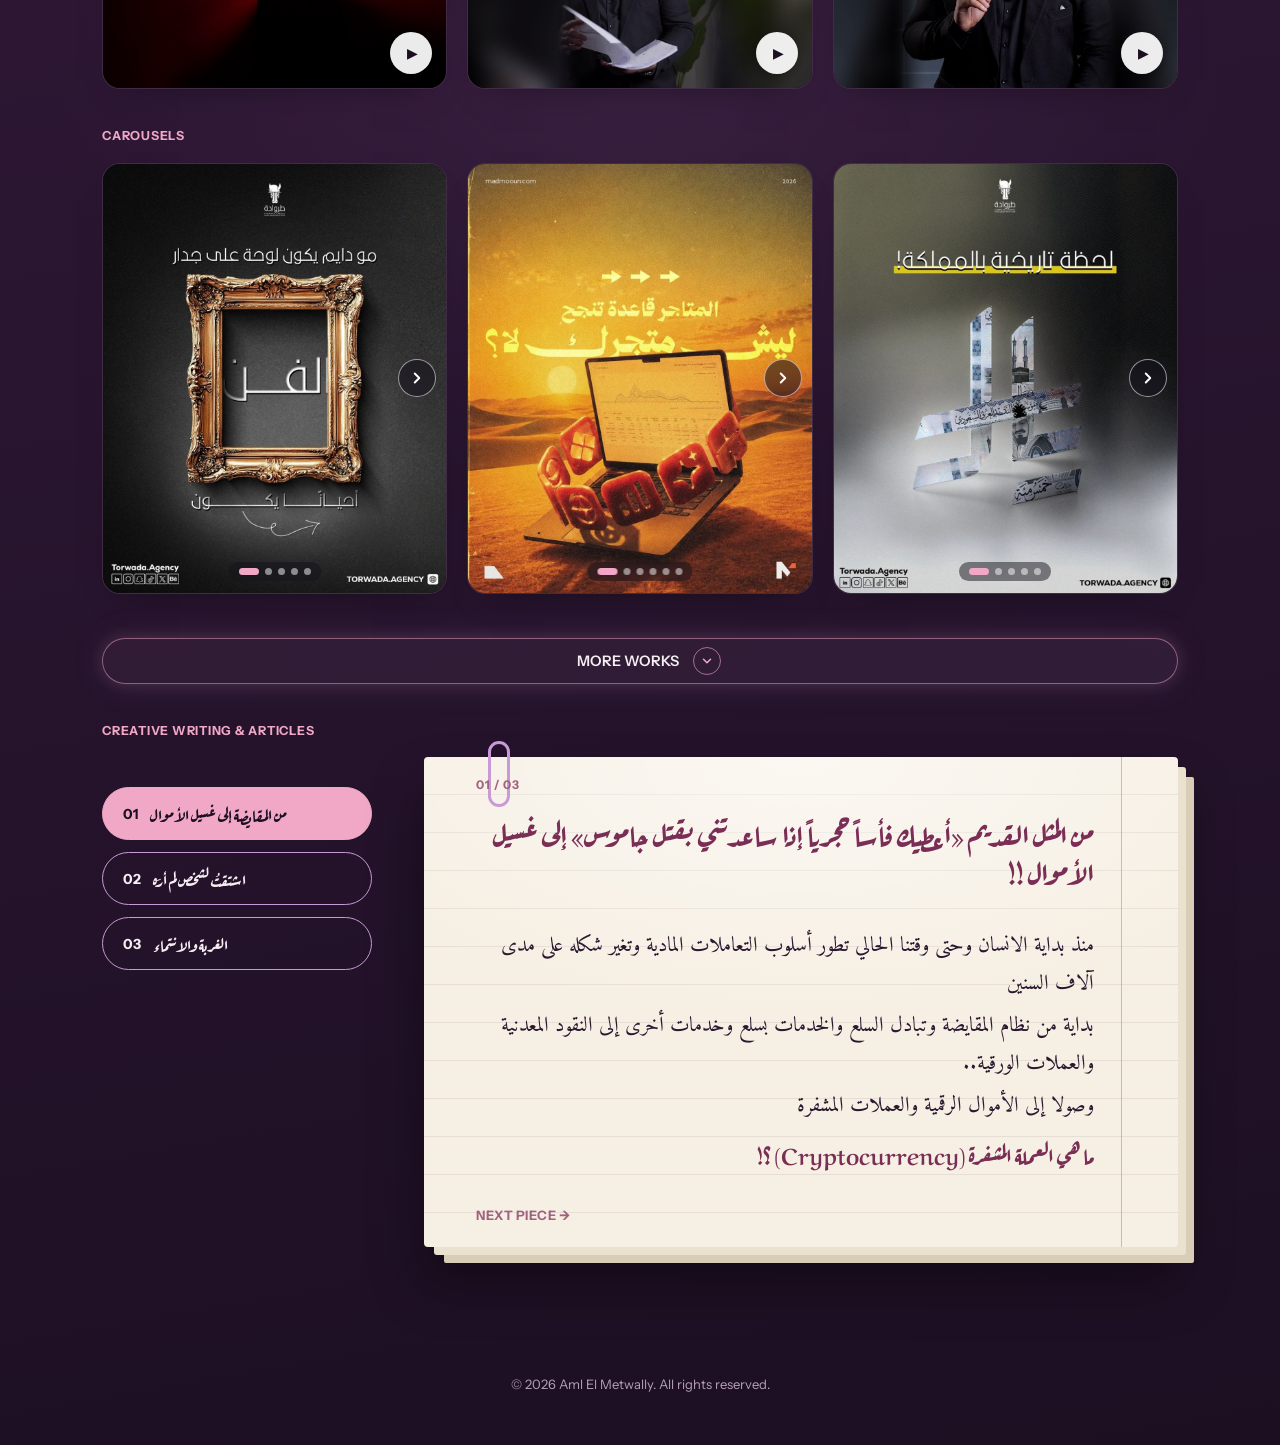
<file: full-portfolio.html>
<!DOCTYPE html>
<html lang="en" dir="ltr">
<head>
<meta charset="UTF-8">
<meta name="theme-color" content="#1C0F22">
<meta name="viewport" content="width=device-width, initial-scale=1.0">
<title>Full Portfolio | Aml El Metwally</title>
<meta name="description" content="Explore Aml El Metwally’s videos, concepts, scripts, and creative direction for brands across Egypt and Saudi Arabia.">
<meta property="og:title" content="Full Portfolio | Aml El Metwally">
<meta property="og:description" content="Videos, concepts, scripts, and creative direction for brands across Egypt and Saudi Arabia.">
<meta property="og:type" content="website">
<meta name="twitter:card" content="summary_large_image">
<link rel="preconnect" href="https://fonts.googleapis.com">
<link rel="preconnect" href="https://fonts.gstatic.com" crossorigin>
<link href="https://fonts.googleapis.com/css2?family=Cormorant+Garamond:ital,wght@0,600;0,700;1,600&family=Instrument+Sans:wght@400;500;600;700&family=Noto+Naskh+Arabic:wght@400;500;600&display=swap" rel="stylesheet">
<link rel="stylesheet" href="css/full-portfolio.css">
<link rel="stylesheet" href="https://fonts.googleapis.com/css2?family=Aref+Ruqaa:wght@400;700&family=Amiri:wght@400;700&display=swap">
</head>
<body>

<nav aria-label="Main">
  <div class="nav-inner">
    <a href="index.html" class="logo">Aml El Metwally</a>
    <div class="nav-actions">
      <a href="case-studies.html" class="nav-cta">Case Studies</a>
      <a href="index.html" class="back-link" aria-label="Back to portfolio">← <span class="nav-long">Back to portfolio</span></a>
    </div>
  </div>
</nav>

<header>
  <div class="glow-orb orb-hero"></div>
  <div class="wrap">
    <h1>Full portfolio</h1>
    <p>A wider look at the work, videos, designs, and more still to come.</p>
  </div>
</header>

<section>
  <div class="wrap">

    <div class="row-label">Videos</div>
    <div class="port-row">
      <a href="https://drive.google.com/file/d/1v4qc9wrjnn5yyDyMPFdUrMqTNTTGr_W0/view?usp=sharing" target="_blank" rel="noopener" class="port-card is-link" aria-label="Watch video 1 (opens in Google Drive)">
        <div class="port-thumb has-cover">
          <img src="images/full-portfolio-01-cover-image-for-video-1.jpg" alt="Cover image for video 1" class="thumb-cover">
          <span class="play-icon" aria-hidden="true">▶</span>
          <div class="overlay-cta" aria-hidden="true">Watch the video ↗</div>
        </div>
      </a>
      <a href="https://drive.google.com/file/d/1FJ9g64c6cTDNgFYUdSW5vKf8hXW_xHcJ/view?usp=drive_link" target="_blank" rel="noopener" class="port-card is-link" aria-label="Watch video 2 (opens in Google Drive)">
        <div class="port-thumb has-cover">
          <img src="images/full-portfolio-02-cover-image-for-video-2.jpg" alt="Cover image for video 2" class="thumb-cover">
          <span class="play-icon" aria-hidden="true">▶</span>
          <div class="overlay-cta" aria-hidden="true">Watch the video ↗</div>
        </div>
      </a>
      <a href="https://drive.google.com/file/d/1W_9oTjjtnnkgRaK0rMNoa-tHNePRy9Z8/view?usp=drive_link" target="_blank" rel="noopener" class="port-card is-link" aria-label="Watch video 3 (opens in Google Drive)">
        <div class="port-thumb has-cover">
          <img src="images/full-portfolio-03-cover-image-for-video-3.jpg" alt="Cover image for video 3" class="thumb-cover">
          <span class="play-icon" aria-hidden="true">▶</span>
          <div class="overlay-cta" aria-hidden="true">Watch the video ↗</div>
        </div>
      </a>
    </div>

    <div class="row-label">Videos</div>
    <div class="port-row">
      <a href="https://drive.google.com/file/d/1kVpvd76LNXUcFD7oyxY7KHxxtmNkmHyY/view?usp=sharing" target="_blank" rel="noopener" class="port-card is-link" aria-label="Watch Madmooun video 1 (opens in Google Drive)">
          <div class="port-thumb has-cover">
            <img src="images/full-portfolio-04-madmooun-video-a-cluttered-room-with.jpg" alt="Madmooun video: a cluttered room with the lights off" class="thumb-cover" loading="lazy">
            <span class="play-icon" aria-hidden="true">▶</span>
            <div class="overlay-cta" aria-hidden="true">Watch the video ↗</div>
          </div>
        </a>
      <a href="https://drive.google.com/file/d/1GfYOSRz_kE6rhHzXcqyIOsMqFQ8zXrQ9/view?usp=drive_link" target="_blank" rel="noopener" class="port-card is-link" aria-label="Watch video 5 (opens in Google Drive)">
        <div class="port-thumb has-cover">
          <img src="images/full-portfolio-05-cover-image-for-video-5.jpg" alt="Cover image for video 5" class="thumb-cover" loading="lazy" decoding="async">
          <span class="play-icon" aria-hidden="true">▶</span>
          <div class="overlay-cta" aria-hidden="true">Watch the video ↗</div>
        </div>
      </a>
      <a href="https://drive.google.com/file/d/1t7pWVmN6JvEBizvc5XfKJS1XLyvuQtvp/view?usp=sharing" target="_blank" rel="noopener" class="port-card is-link" aria-label="Watch Madmooun video 3 (opens in Google Drive)">
          <div class="port-thumb has-cover">
            <img src="images/full-portfolio-06-madmooun-video-the-ad-that-did-not-s.jpg" alt="Madmooun video: the ad that did not sell" class="thumb-cover" loading="lazy">
            <span class="play-icon" aria-hidden="true">▶</span>
            <div class="overlay-cta" aria-hidden="true">Watch the video ↗</div>
          </div>
        </a>
    </div>

    <div class="row-label">Videos</div>
    <div class="feature-row scripts-row">
      <div class="video-block">
      <a href="https://drive.google.com/file/d/16Th3QzV3GifPLA1dzuzy08k1PXzsBCwK/view?usp=sharing" target="_blank" rel="noopener" class="port-card is-link" aria-label="Watch video 7 (opens in Google Drive)">
        <div class="port-thumb has-cover">
          <img src="images/full-portfolio-07-cover-image-for-video-7.jpg" alt="Cover image for video 7" class="thumb-cover" loading="lazy" decoding="async">
          <span class="play-icon" aria-hidden="true">▶</span>
          <div class="overlay-cta" aria-hidden="true">Watch the video ↗</div>
        </div>
      </a>
      <button type="button" class="script-toggle" id="scriptToggle" aria-expanded="false" aria-controls="scriptPanel">
        <span>View script</span>
        <span class="script-chevron"><svg width="16" height="16" viewBox="0 0 24 24" fill="none" stroke="currentColor" stroke-width="2.6" stroke-linecap="round" stroke-linejoin="round" aria-hidden="true"><polyline points="6 9 12 15 18 9"></polyline></svg></span>
      </button>
      </div>

      <div class="video-block">
      <a href="https://www.instagram.com/reel/DDsInZsICDP/" target="_blank" rel="noopener" class="port-card is-link" aria-label="Watch the Zahwa video (opens in Instagram)">
        <div class="port-thumb has-cover">
          <img src="images/full-portfolio-08-zahwa-video-cover.jpg" alt="Zahwa video cover" class="thumb-cover zahwa-cover" loading="lazy">
          <span class="play-icon" aria-hidden="true">▶</span>
          <div class="overlay-cta" aria-hidden="true">Watch the video ↗</div>
        </div>
      </a>

      <button type="button" class="script-toggle" id="ideaToggle" aria-expanded="false" aria-controls="ideaPanel">
        <span>View idea</span>
        <span class="script-chevron"><svg width="16" height="16" viewBox="0 0 24 24" fill="none" stroke="currentColor" stroke-width="2.6" stroke-linecap="round" stroke-linejoin="round" aria-hidden="true"><polyline points="6 9 12 15 18 9"></polyline></svg></span>
      </button>
      </div>


      <div class="video-block">
        <a href="https://drive.google.com/file/d/1WJj6B1p16PEoONHLlpeqx4L-upngR6mb/view?usp=drive_link" target="_blank" rel="noopener" class="port-card is-link" aria-label="Watch the Torwada football video (opens in Google Drive)">
          <div class="port-thumb has-cover">
            <img src="images/full-portfolio-09-torwada-agency-colors-will-speak-soo.jpg" alt="Torwada Agency — Colors will speak soon, stay tuned" class="thumb-cover torwada-cover" loading="lazy">
            <span class="play-icon" aria-hidden="true">▶</span>
            <div class="overlay-cta" aria-hidden="true">Watch the video ↗</div>
          </div>
        </a>
        <button type="button" class="script-toggle" id="footballScriptToggle" aria-expanded="false" aria-controls="footballScriptPanel">
          <span>View script</span>
          <span class="script-chevron"><svg width="16" height="16" viewBox="0 0 24 24" fill="none" stroke="currentColor" stroke-width="2.6" stroke-linecap="round" stroke-linejoin="round" aria-hidden="true"><polyline points="6 9 12 15 18 9"></polyline></svg></span>
        </button>
      </div>

      <div class="script-panel" id="scriptPanel" role="region" aria-labelledby="scriptToggle">
        <div class="script-panel-inner">
          <div class="script-frame">
            <div class="script-text" dir="rtl" lang="ar">
          <p>من نقش يد انخلقت حكايات.. تلهم الف يد<br>
            تصنع فن، يعيش بحاضرنا وينور مستقبلنا<br>
            فن بدا قبل ما نعطي الأشياء وصف وتعريف.. فن أصيل ما يختفي ولا ينتهي!!<br>
            ما أخذناه من كتب، لكن انولد من الحاجة وتجمل بالشعور واكتمل بالابداع</p>
          <p>سواء كان نقشة على طين أو غرزة خيط في سدو<br>
            أو جدلة خوصة في يد تتفنن وتبدع..<br>
            كلها رسايل من تراثنا مكتوبة بدون حبر… وموقعة بأثر يد !<br>
            يد تصنع .. وتلهم لسنين وسنين</p>
          <p>اليوم..<br>
            الألوان اللي نختارها<br>
            الخطوط اللي نكتب فيها<br>
            حتى التفاصيل الصغيرة بتصاميمنا<br>
            بدت من عندهم<br>
            عطونا الأساس اللي امتد منه الهام ما ينقطع..<br>
            وتغزلت منه خيوط متواصلة، تربط السبحة بدفتر تصاميمنا وتخلي الخط العربي تايبوجرافي بكل أعمالنا</p>
          <p>الحرف اليدوية تراثنا وحاضرنا وإشارة نور بمستقبلنا<br>
            طروادة..  نحفظ الأثر ونصنع منه بداية.. حنا نهايتها.</p>
            </div>
          </div>
        </div>
      </div>

      <div class="script-panel" id="footballScriptPanel" role="region" aria-labelledby="footballScriptToggle">
        <div class="script-panel-inner">
          <div class="script-frame">
            <div class="script-text" dir="rtl" lang="ar">
              <p>بالنسبة لنا.. ما هي مجرد مباراة!!</p>
              <p>يوم عرفنا أن الهلال يمثل المملكة قدّام ريال مدريد في كأس العالم للأندية، تحمسنا.. مو بس كمشجعين،، لكن كمبدعين. قررنا نعبّر عن دعمنا بطريقتنا.</p>
              <p>ولأن الألوان دايم تكون محور تركيزنا، أبدعنا بالأزرق،، وكان للأزرق نصيب يلتقي مع ألوان هويتنا الثابتة بطروادة.</p>
              <p>بعدها قلنا ليش ما يتفاعل معنا حصان طروادة؟ خذناه للملعب.. وخليناه يشاركنا الحماس.</p>
              <p>شفنا الجمهور، والمدرجات بعين مبدعينا.. وشفنا علم مملكتنا يتصدر المشهد ويرفرف مثل عادته بتصاميمنا.</p>
              <p>شاشة ورا شاشة.. أيادي كثيرة اجتمعت لتوصل فخرنا بالنادي اللي يمثل السعودية ويجمع قلوبنا.</p>
              <p>وهذا.. كان أول أهدافنا،، قبل لا تبدأ المباراة.</p>
            </div>
          </div>
        </div>
      </div>

      <div class="script-panel" id="ideaPanel" role="region" aria-labelledby="ideaToggle">
        <div class="script-panel-inner">
          <div class="script-frame">
            <p class="idea-text"><strong>The cultural link:</strong> al-barr, the traditional desert outing, is <span class="hl">a ritual the Saudi audience deeply loves</span>. By joining every trip, the brand doesn’t interrupt the moment, it <span class="hl">becomes part of what their culture already celebrates</span>.</p>
          </div>
        </div>
      </div>
    </div>

    <div class="row-label">Personal Branding</div>
    <div class="port-row">
      <a href="https://vm.tiktok.com/ZSg6dSfkT/" target="_blank" rel="noopener" class="port-card is-link" aria-label="Watch Personal Branding video 1 (opens in TikTok)">
        <div class="port-thumb has-cover">
          <img src="images/full-portfolio-10-personal-branding-video-1-silhouette.jpg" alt="Personal Branding video 1: silhouette of a person bowing their head in red light" class="thumb-cover" loading="lazy">
          <span class="play-icon" aria-hidden="true">▶</span>
          <div class="overlay-cta" aria-hidden="true">Watch the video ↗</div>
        </div>
      </a>
      <a href="https://vm.tiktok.com/ZSg6dayoE/" target="_blank" rel="noopener" class="port-card is-link" aria-label="Watch Personal Branding video 2 (opens in TikTok)">
        <div class="port-thumb has-cover">
          <img src="images/full-portfolio-11-personal-branding-video-2-presenter.jpg" alt="Personal Branding video 2: presenter reading through papers" class="thumb-cover" loading="lazy">
          <span class="play-icon" aria-hidden="true">▶</span>
          <div class="overlay-cta" aria-hidden="true">Watch the video ↗</div>
        </div>
      </a>
      <a href="https://vm.tiktok.com/ZSg6dVDs4/" target="_blank" rel="noopener" class="port-card is-link" aria-label="Watch Personal Branding video 3 (opens in TikTok)">
        <div class="port-thumb has-cover">
          <img src="images/full-portfolio-12-personal-branding-video-3-presenter.jpg" alt="Personal Branding video 3: presenter raising a finger" class="thumb-cover" loading="lazy">
          <span class="play-icon" aria-hidden="true">▶</span>
          <div class="overlay-cta" aria-hidden="true">Watch the video ↗</div>
        </div>
      </a>
    </div>

    <div class="row-label">Carousels</div>
    <div class="port-row carousel-row">
      <div class="port-card carousel-card">
        <div class="carousel" role="region" aria-roledescription="carousel" aria-label="Art in design: carousel, 5 slides">
          <div class="carousel-track" tabindex="0">
          <div class="carousel-slide" role="group" aria-roledescription="slide" aria-label="1 of 5"><img src="images/full-portfolio-13-slide-1-art-isn-t-always-a-painting.jpg" alt="Slide 1: art isn’t always a painting on a wall. An empty ornate golden frame with the word “art” inside" draggable="false" loading="lazy" decoding="async"></div>
          <div class="carousel-slide" role="group" aria-roledescription="slide" aria-label="2 of 5"><img src="images/full-portfolio-14-slide-2-on-the-shelf-a-product-box-s.jpg" alt="Slide 2: on the shelf. A product box sitting on a shelf, product design as the product’s identity" draggable="false" loading="lazy"></div>
          <div class="carousel-slide" role="group" aria-roledescription="slide" aria-label="3 of 5"><img src="images/full-portfolio-15-slide-3-art-can-also-be-a-website-in.jpg" alt="Slide 3: art can also be a website interface. A laptop showing a website design" draggable="false" loading="lazy"></div>
          <div class="carousel-slide" role="group" aria-roledescription="slide" aria-label="4 of 5"><img src="images/full-portfolio-16-slide-4-you-can-see-art-in-social-me.jpg" alt="Slide 4: you can see art in social media designs, shown on a phone with post designs" draggable="false" loading="lazy"></div>
          <div class="carousel-slide" role="group" aria-roledescription="slide" aria-label="5 of 5"><img src="images/full-portfolio-17-slide-5-we-live-art-through-our-desi.jpg" alt="Slide 5: we live art through our designs, every line, color and detail comes from creativity and art" draggable="false" loading="lazy"></div>
          </div>
          <button type="button" class="carousel-btn prev" aria-label="Previous slide"><svg width="18" height="18" viewBox="0 0 24 24" fill="none" stroke="currentColor" stroke-width="2.6" stroke-linecap="round" stroke-linejoin="round" aria-hidden="true"><polyline points="15 6 9 12 15 18"></polyline></svg></button>
          <button type="button" class="carousel-btn next" aria-label="Next slide"><svg width="18" height="18" viewBox="0 0 24 24" fill="none" stroke="currentColor" stroke-width="2.6" stroke-linecap="round" stroke-linejoin="round" aria-hidden="true"><polyline points="9 6 15 12 9 18"></polyline></svg></button>
          <div class="carousel-dots">
            <button type="button" class="carousel-dot" aria-label="Go to slide 1"></button>
            <button type="button" class="carousel-dot" aria-label="Go to slide 2"></button>
            <button type="button" class="carousel-dot" aria-label="Go to slide 3"></button>
            <button type="button" class="carousel-dot" aria-label="Go to slide 4"></button>
            <button type="button" class="carousel-dot" aria-label="Go to slide 5"></button>
          </div>
        </div>
      </div>
      <div class="port-card carousel-card">
        <div class="carousel" role="region" aria-roledescription="carousel" aria-label="Why your store isn’t succeeding: carousel, 6 slides">
          <div class="carousel-track" tabindex="0">
          <div class="carousel-slide" role="group" aria-roledescription="slide" aria-label="1 of 6"><img src="images/full-portfolio-18-slide-1-stores-are-succeeding-so-why.jpg" alt="Slide 1: stores are succeeding, so why isn’t yours? A laptop surrounded by social media icons in the desert" draggable="false" loading="lazy" decoding="async"></div>
          <div class="carousel-slide" role="group" aria-roledescription="slide" aria-label="2 of 6"><img src="images/full-portfolio-19-slide-2-reason-1-of-4-because-you-fo.jpg" alt="Slide 2 (reason 1 of 4): because you focus only on the product" draggable="false" loading="lazy"></div>
          <div class="carousel-slide" role="group" aria-roledescription="slide" aria-label="3 of 6"><img src="images/full-portfolio-20-slide-3-reason-2-of-4-your-ad-reache.jpg" alt="Slide 3 (reason 2 of 4): your ad reaches people but doesn’t convince them to buy" draggable="false" loading="lazy"></div>
          <div class="carousel-slide" role="group" aria-roledescription="slide" aria-label="4 of 6"><img src="images/full-portfolio-21-slide-4-reason-3-of-4-because-your-c.jpg" alt="Slide 4 (reason 3 of 4): because your competitor understands their audience better" draggable="false" loading="lazy"></div>
          <div class="carousel-slide" role="group" aria-roledescription="slide" aria-label="5 of 6"><img src="images/full-portfolio-22-slide-5-reason-4-of-4-because-your-s.jpg" alt="Slide 5 (reason 4 of 4): because your store gets visits, but the customer journey has gaps that make visitors leave without buying" draggable="false" loading="lazy"></div>
          <div class="carousel-slide" role="group" aria-roledescription="slide" aria-label="6 of 6"><img src="images/full-portfolio-23-slide-6-if-you-want-to-fix-your-mist.jpg" alt="Slide 6: if you want to fix your mistakes, Madmooun is waiting for you, contact us" draggable="false" loading="lazy"></div>
          </div>
          <button type="button" class="carousel-btn prev" aria-label="Previous slide"><svg width="18" height="18" viewBox="0 0 24 24" fill="none" stroke="currentColor" stroke-width="2.6" stroke-linecap="round" stroke-linejoin="round" aria-hidden="true"><polyline points="15 6 9 12 15 18"></polyline></svg></button>
          <button type="button" class="carousel-btn next" aria-label="Next slide"><svg width="18" height="18" viewBox="0 0 24 24" fill="none" stroke="currentColor" stroke-width="2.6" stroke-linecap="round" stroke-linejoin="round" aria-hidden="true"><polyline points="9 6 15 12 9 18"></polyline></svg></button>
          <div class="carousel-dots">
            <button type="button" class="carousel-dot" aria-label="Go to slide 1"></button>
            <button type="button" class="carousel-dot" aria-label="Go to slide 2"></button>
            <button type="button" class="carousel-dot" aria-label="Go to slide 3"></button>
            <button type="button" class="carousel-dot" aria-label="Go to slide 4"></button>
            <button type="button" class="carousel-dot" aria-label="Go to slide 5"></button>
            <button type="button" class="carousel-dot" aria-label="Go to slide 6"></button>
          </div>
        </div>
      </div>
      <div class="port-card carousel-card">
        <div class="carousel" role="region" aria-roledescription="carousel" aria-label="Saudi riyal symbol carousel, 5 slides">
          <div class="carousel-track" tabindex="0">
          <div class="carousel-slide" role="group" aria-roledescription="slide" aria-label="1 of 5"><img src="images/full-portfolio-24-slide-1-a-historic-moment-in-the-kin.jpg" alt="Slide 1: a historic moment in the Kingdom, the new Saudi riyal symbol shaped from a folded banknote" draggable="false" loading="lazy" decoding="async"></div>
          <div class="carousel-slide" role="group" aria-roledescription="slide" aria-label="2 of 5"><img src="images/full-portfolio-25-slide-2-the-saudi-riyal-symbol-becom.jpg" alt="Slide 2: the Saudi riyal symbol becomes official after approval by the Custodian of the Two Holy Mosques" draggable="false" loading="lazy"></div>
          <div class="carousel-slide" role="group" aria-roledescription="slide" aria-label="3 of 5"><img src="images/full-portfolio-26-slide-3-the-symbol-s-geometric-const.jpg" alt="Slide 3: the symbol’s geometric construction, drawn from the Arabic letters of “riyal”" draggable="false" loading="lazy"></div>
          <div class="carousel-slide" role="group" aria-roledescription="slide" aria-label="4 of 5"><img src="images/full-portfolio-27-slide-4-rules-for-using-the-symbol-w.jpg" alt="Slide 4: rules for using the symbol, with correct and incorrect examples" draggable="false" loading="lazy"></div>
          <div class="carousel-slide" role="group" aria-roledescription="slide" aria-label="5 of 5"><img src="images/full-portfolio-28-slide-5-the-step-reflects-the-kingdo.jpg" alt="Slide 5: the step reflects the Kingdom’s interest in unifying its visual identity" draggable="false" loading="lazy"></div>
          </div>
          <button type="button" class="carousel-btn prev" aria-label="Previous slide"><svg width="18" height="18" viewBox="0 0 24 24" fill="none" stroke="currentColor" stroke-width="2.6" stroke-linecap="round" stroke-linejoin="round" aria-hidden="true"><polyline points="15 6 9 12 15 18"></polyline></svg></button>
          <button type="button" class="carousel-btn next" aria-label="Next slide"><svg width="18" height="18" viewBox="0 0 24 24" fill="none" stroke="currentColor" stroke-width="2.6" stroke-linecap="round" stroke-linejoin="round" aria-hidden="true"><polyline points="9 6 15 12 9 18"></polyline></svg></button>
          <div class="carousel-dots">
            <button type="button" class="carousel-dot" aria-label="Go to slide 1"></button>
            <button type="button" class="carousel-dot" aria-label="Go to slide 2"></button>
            <button type="button" class="carousel-dot" aria-label="Go to slide 3"></button>
            <button type="button" class="carousel-dot" aria-label="Go to slide 4"></button>
            <button type="button" class="carousel-dot" aria-label="Go to slide 5"></button>
          </div>
        </div>
      </div>
    </div>

    <button type="button" class="more-works-toggle" id="moreWorksToggle" aria-expanded="false" aria-controls="moreWorksPanel">
      <span>MORE WORKS</span>
      <span class="script-chevron"><svg width="16" height="16" viewBox="0 0 24 24" fill="none" stroke="currentColor" stroke-width="2.6" stroke-linecap="round" stroke-linejoin="round" aria-hidden="true"><polyline points="6 9 12 15 18 9"></polyline></svg></span>
    </button>
    <div class="script-panel more-works-panel" id="moreWorksPanel" role="region" aria-labelledby="moreWorksToggle">
      <div class="script-panel-inner">
    <div class="row-label">Videos</div>
    <div class="feature-row madmooun-videos">
      <div class="video-block">
        <a href="https://drive.google.com/file/d/1yUTwHTrMkQvqs_x_Xz7bLzjas3MK1dzz/view?usp=drive_link" target="_blank" rel="noopener" class="port-card is-link" aria-label="Watch video 4 (opens in Google Drive)">
        <div class="port-thumb has-cover">
          <img src="images/full-portfolio-29-cover-image-for-video-4.jpg" alt="Cover image for video 4" class="thumb-cover" loading="lazy" decoding="async">
          <span class="play-icon" aria-hidden="true">▶</span>
          <div class="overlay-cta" aria-hidden="true">Watch the video ↗</div>
        </div>
      </a>
      </div>
      <div class="video-block">
        <a href="https://drive.google.com/file/d/16uZXh41HnhFmfQUVke0GOLB_bMABrFYb/view?usp=sharing" target="_blank" rel="noopener" class="port-card is-link" aria-label="Watch Madmooun video 2 (opens in Google Drive)">
          <div class="port-thumb has-cover">
            <img src="images/full-portfolio-30-madmooun-video-how-many-sales-happen.jpg" alt="Madmooun video: how many sales happen while you sleep?" class="thumb-cover" loading="lazy">
            <span class="play-icon" aria-hidden="true">▶</span>
            <div class="overlay-cta" aria-hidden="true">Watch the video ↗</div>
          </div>
        </a>
      </div>
      <div class="video-block">
        <a href="https://drive.google.com/file/d/1NWW5EBFXCWxabU55ZxLekNMPSvisDtdl/view?usp=drive_link" target="_blank" rel="noopener" class="port-card is-link" aria-label="Watch video 6 (opens in Google Drive)">
        <div class="port-thumb has-cover">
          <img src="images/full-portfolio-31-cover-image-for-video-6.jpg" alt="Cover image for video 6" class="thumb-cover" loading="lazy" decoding="async">
          <span class="play-icon" aria-hidden="true">▶</span>
          <div class="overlay-cta" aria-hidden="true">Watch the video ↗</div>
        </div>
      </a>
      </div>
    </div>

    <div class="row-label">Videos</div>
    <div class="feature-row madmooun-videos">
      <div class="video-block">
        <a href="https://drive.google.com/file/d/1zgLCINuOGzknXO2CUHAVV8bBZYhPL8mA/view?usp=sharing" target="_blank" rel="noopener" class="port-card is-link" aria-label="Watch Madmooun video 4 (opens in Google Drive)">
          <div class="port-thumb has-cover">
            <img src="images/full-portfolio-32-madmooun-video-the-most-important-sk.jpg" alt="Madmooun video: the most important skill you gain in Ramadan" class="thumb-cover" loading="lazy">
            <span class="play-icon" aria-hidden="true">▶</span>
            <div class="overlay-cta" aria-hidden="true">Watch the video ↗</div>
          </div>
        </a>
      </div>
      <div class="video-block">
        <a href="https://drive.google.com/file/d/1ogtJy4KdBOFyrrqABhXAXooaCls_fXaW/view?usp=sharing" target="_blank" rel="noopener" class="port-card is-link" aria-label="Watch Madmooun video 5 (opens in Google Drive)">
          <div class="port-thumb has-cover">
            <img src="images/full-portfolio-33-madmooun-video-the-best-thing-you-ca.jpg" alt="Madmooun video: the best thing you can offer your clients" class="thumb-cover" loading="lazy">
            <span class="play-icon" aria-hidden="true">▶</span>
            <div class="overlay-cta" aria-hidden="true">Watch the video ↗</div>
          </div>
        </a>
      </div>
      <div class="video-block">
        <a href="https://drive.google.com/file/d/1Nw0WRPdbf3AVi6LA_3JUAAr5iXi2dc7S/view?usp=sharing" target="_blank" rel="noopener" class="port-card is-link" aria-label="Watch Madmooun video 6 (opens in Google Drive)">
          <div class="port-thumb has-cover">
            <img src="images/full-portfolio-34-madmooun-video-how-do-you-strengthen.jpg" alt="Madmooun video: how do you strengthen your relationship with your clients?" class="thumb-cover" loading="lazy">
            <span class="play-icon" aria-hidden="true">▶</span>
            <div class="overlay-cta" aria-hidden="true">Watch the video ↗</div>
          </div>
        </a>
      </div>
      <p class="group-details-copy group-description">A Ramadan video series <strong>connecting familiar Ramadan concepts with practical business skills</strong>. By drawing on the audience’s everyday experiences during the month, the series captured attention and highlighted <strong>how life skills can also positively impact business</strong>.</p>
    </div>

    <div class="row-label">Designs</div>
    <div class="port-row designs-row">
      <div class="port-card">
        <div class="port-thumb has-cover">
          <img src="images/full-portfolio-35-rawabt-design-a-container-ship-as-th.jpg" alt="Rawabt design: a container ship as the hand of a clock, “While you sleep, your cargo is awake”, shipments tracked around the clock" class="thumb-cover" loading="lazy">
        </div>
      </div>
      <div class="port-card">
        <div class="port-thumb has-cover">
          <img src="images/full-portfolio-36-runix-eid-al-adha-greeting-a-sheep-i.jpg" alt="Runix Eid al-Adha greeting: a sheep in sunglasses riding a bicycle through the sky, “Every Eid and you’re happy”" class="thumb-cover" loading="lazy">
        </div>
      </div>
      <div class="port-card">
        <div class="port-thumb has-cover">
          <img src="images/full-portfolio-37-rawabt-design-sea-freight-versus-air.jpg" alt="Rawabt design: sea freight versus air freight, comparing cost, speed and the quantities each suits" class="thumb-cover" loading="lazy">
        </div>
      </div>
    </div>
      </div>
    </div>

    <div class="row-label">Creative Writing &amp; Articles</div>
    <div class="writing">
      <div class="writing-index" aria-label="Writing pieces">
        <button type="button" class="writing-tab active" aria-pressed="true" aria-controls="piece1"><span class="wt-num">01</span><span class="wt-title" lang="ar" dir="rtl">من المقايضة إلى غسيل الأموال</span></button>
        <button type="button" class="writing-tab" aria-pressed="false" aria-controls="piece2"><span class="wt-num">02</span><span class="wt-title" lang="ar" dir="rtl">اشتقتُ لشخص لم أرَه</span></button>
        <button type="button" class="writing-tab" aria-pressed="false" aria-controls="piece3"><span class="wt-num">03</span><span class="wt-title" lang="ar" dir="rtl">الغربة والانتماء</span></button>
      </div>
      <div class="writing-sheet">
        <span class="paperclip" aria-hidden="true"></span>
        <span class="sheet-no" aria-hidden="true"></span>
        <article class="writing-piece active" id="piece1" lang="ar" dir="rtl">
          <h3>من المثل القديم «أعطيك فأساً حجرياً إذا ساعدتني بقتل جاموس» إلى غسيل الأموال !!</h3>
          <p>منذ بداية الانسان وحتى وقتنا الحالي تطور أسلوب التعاملات المادية وتغير شكله على مدى آلاف السنين</p>
          <p>بداية من نظام المقايضة وتبادل السلع والخدمات بسلع وخدمات أخرى إلى النقود المعدنية والعملات الورقية..</p>
          <p>وصولا إلى الأموال الرقمية والعملات المشفرة</p>
          <p class="wp-end">ما هي العملة المشفرة (Cryptocurrency) ؟!</p>
        </article>
        <article class="writing-piece" id="piece2" lang="ar" dir="rtl">
          <h3>اشتقتُ لشخص لم أرَه في حياتي.</h3>
          <p>جميعنا نحب الصحابة وأمهات المؤمنين حبًّا شديدًا، ولكن ثمة شخصٌ يحتلّ مكانة مميزة جدًّا في قلبي، أنبهر به! ينصرف تركيزي عن مساره، وأنتبه بشغفٍ إلى موضع ذكر اسمه، أفتقده، وأشعر أنّ عليّ الجري بأقصى سرعتي لمناداته، أن أحتمي به ونذهب سويًّا إلى فلسطين وسوريا والعراق، أن نلقي نظرة على المسلمين في بورما وفي كل مكان.</p>
          <p>أتخيّلني وقد وقفتُ جانبًا أشاهده يقضي على الظالمين وينصر المغلوبين؛ ها هو يهوي بسيفه على عنق كل من تجرّأ وأساء لرسول الله، يُطعم الأطفال الجياع، ويؤمّن حياة الأرامل، يُصلح الطريق فلا تقع حادثة ولا يتعثر حيوان.</p>
          <p>ها نحن نتلقى العلم في بغداد، وننظم جيوشنا في مصر.. نصلّي خلفه في القدس، وإذا أتى أبو لؤلؤة الفارسي بخنجره نقتله قبل أن تمسّ يده أمير المؤمنين، نقضي عليه قبل أن يطعنه فيموتَ العدل في بلادنا معه. <span class="wp-end">إنه أبو حفص.. الفاروق.. إنه عمر</span></p>
        </article>
        <article class="writing-piece" id="piece3" lang="ar" dir="rtl">
          <h3>هل تعتقد أن العلاقة طردية بين الغُربة والانتماء ؟</h3>
          <p>كلما هجرت الوطن زاد انتماؤك له وكلما ابتعدت عن الحب تقع فيه بشكل أسوأ .</p>
          <p>تركت بطلة القصة وطنها لتصادف التائه الذي تخلى عن نفسه بذاتها ، لذلك يا صديقي ! إذا قررت أن تترك شيئًا ابتعد عن شهر ديسمبر ..</p>
          <p class="wp-end">في ديسمبر تنتهي كل الأحلام !</p>
        </article>
        <button type="button" class="writing-next" hidden>NEXT PIECE →</button>
      </div>
    </div>

  </div>
</section>

<footer>
  <div class="wrap">© 2026 Aml El Metwally. All rights reserved.</div>
</footer>

<script src="js/full-portfolio.js" defer></script>
</body>
</html>
</file>
<file: css/index.css>
:root{
    --bg-0:#1C0F22;
    --bg-1:#2A1530;
    --bg-2:#34183C;
    --purple:#7A4F87;
    --purple-light:#C89AD8;
    --pink:#E8749E;
    --pink-light:#F0A8C6;
    --heading:#F6EEF3;
    --text:#E7DCE6;
    --muted:#B79FBC;
    --border: rgba(255,255,255,0.10);
    --border-strong: rgba(255,255,255,0.18);
  }

  *{margin:0;padding:0;box-sizing:border-box;}
  html{scroll-behavior:smooth;}

  body{
    background:
      radial-gradient(1400px 1000px at 50% 50%, transparent 35%, rgba(0,0,0,0.38) 100%),
      radial-gradient(1100px 650px at 15% -8%, rgba(240,168,198,0.18), transparent 60%),
      radial-gradient(950px 600px at 90% 12%, rgba(200,154,216,0.15), transparent 58%),
      radial-gradient(900px 650px at 50% 55%, rgba(122,79,135,0.14), transparent 65%),
      radial-gradient(800px 600px at 10% 95%, rgba(232,116,158,0.11), transparent 60%),
      linear-gradient(170deg, #20101F 0%, #2C1633 45%, #150A18 100%);
    color:var(--text);
    font-family:'Instrument Sans', sans-serif;
    line-height:1.7;
    overflow-x:hidden;
  }

  h1,h2,h3,.display{
    font-family:'Cormorant Garamond', serif;
    font-weight:600;
    line-height:1.15;
    color:var(--heading);
  }

  a{color:inherit;text-decoration:none;}
  img,svg{display:block;}

  :focus-visible{outline:2px solid var(--pink-light); outline-offset:3px;}

  .wrap{max-width:1180px;margin:0 auto;padding:0 32px;}

  .grad-text{
    background:linear-gradient(100deg, var(--pink-light), var(--purple-light));
    -webkit-background-clip:text;
    background-clip:text;
    color:transparent;
  }

  .highlight-sweep{
    font-weight:700;
    background:linear-gradient(90deg, var(--pink-light) 0%, var(--heading) 30%, var(--pink-light) 60%, var(--pink-light) 100%);
    background-size:220% auto;
    -webkit-background-clip:text;
    background-clip:text;
    color:transparent;
    animation:shimmer-sweep 5.5s ease-in-out infinite;
  }
  @keyframes shimmer-sweep{
    0%{ background-position:200% center; }
    100%{ background-position:-50% center; }
  }
  @media (prefers-reduced-motion: reduce){ .highlight-sweep{ animation:none; } }

  /* ---------- GLOW ORBS (signature depth) ---------- */
  .glow-orb{
    position:absolute;
    border-radius:50%;
    filter:blur(70px);
    z-index:0;
    pointer-events:none;
  }

  /* ---------- NAV ---------- */
  nav{
    position:fixed;
    top:0; left:0; right:0;
    z-index:100;
    background:rgba(28,15,34,0.78);
    backdrop-filter:blur(10px);
    border-bottom:1px solid var(--border);
  }

  .nav-inner{
    display:flex;
    align-items:center;
    justify-content:space-between;
    padding:18px 32px;
    max-width:1180px;
    margin:0 auto;
  }

  .logo{font-family:'Cormorant Garamond', serif; font-size:25px; color:var(--heading); font-weight:600;}

  .nav-links{display:flex; gap:36px; font-size:15px; color:var(--muted); font-weight:600;}
  .nav-links a:hover{color:var(--pink-light);}

  .nav-cta{
    background:var(--pink-light);
    color:var(--bg-0);
    padding:11px 24px;
    border-radius:100px;
    font-weight:700;
    font-size:14px;
    box-shadow:0 8px 20px -8px rgba(240,168,198,0.4);
    transition:transform .2s ease, box-shadow .2s ease;
  }
  .nav-cta:hover{transform:translateY(-2px); box-shadow:0 12px 24px -8px rgba(240,168,198,0.5);}

  @media (max-width:1100px){ .nav-links{ gap:22px; font-size:14px; } }
  .menu-btn{display:none; background:none; border:none; color:var(--heading); font-size:26px; cursor:pointer; z-index:110;}

  .mobile-menu{
    display:none;
    position:fixed;
    top:0; left:0; right:0;
    background:var(--bg-1);
    border-bottom:1px solid var(--border);
    padding:100px 32px 32px;
    flex-direction:column;
    gap:8px;
    z-index:99;
    transform:translateY(-100%);
    transition:transform .3s ease;
  }
  .mobile-menu.open{display:flex; transform:translateY(0);}
  .mobile-menu a{padding:16px 4px; font-size:19px; border-bottom:1px solid var(--border); color:var(--heading); font-weight:600;}
  .mobile-menu a.nav-cta{border:none; text-align:center; margin-top:12px;}

  /* ---------- HERO ---------- */
  header{
    padding:136px 0 0;
    position:relative;
    overflow:hidden;
  }

  .orb-1{ width:420px; height:420px; background:var(--pink); opacity:.30; top:-120px; right:-100px; }
  .orb-2{ width:340px; height:340px; background:var(--purple-light); opacity:.20; top:120px; left:-140px; }

  .hero-inner{ position:relative; z-index:1; padding-bottom:48px; }

  header h1{
    font-size:clamp(42px, 6.2vw, 76px);
    max-width:18ch;
    margin-bottom:26px;
  }

  .hero-sub{
    color:var(--muted);
    font-size:18.5px;
    max-width:54ch;
    margin-bottom:40px;
  }

  .hero-actions{display:flex; gap:16px; margin-bottom:90px; flex-wrap:wrap;}

  .btn-primary{
    background:var(--pink-light);
    color:var(--bg-0);
    padding:16px 30px;
    border-radius:100px;
    font-weight:700;
    font-size:15px;
    box-shadow:0 14px 30px -12px rgba(240,168,198,0.45);
    transition:transform .2s ease, box-shadow .2s ease;
  }
  .btn-primary:hover{transform:translateY(-3px); box-shadow:0 18px 34px -12px rgba(240,168,198,0.55);}

  .btn-ghost{
    border:1.5px solid var(--purple-light);
    color:var(--heading);
    padding:15px 30px;
    border-radius:100px;
    font-weight:700;
    font-size:15px;
    transition:background .2s ease, border-color .2s ease;
  }
  .btn-ghost:hover{background:rgba(255,255,255,0.06); border-color:var(--pink-light);}

  /* Brand logos strip (replaces the old text ticker) */
  .ticker-frame{
    position:relative;
    border-top:1px solid var(--border);
    border-bottom:1px solid var(--border);
    background:rgba(255,255,255,0.03);
    padding:14px 0;
    overflow:hidden;
    white-space:nowrap;
  }
  .ticker-track{ display:inline-flex; gap:46px; align-items:center; animation:scroll-x 26s linear infinite; }
  .logo-chip{
    display:flex; align-items:center; justify-content:center;
    width:52px; height:52px;
    border:1px solid rgba(255,255,255,0.08);
    border-radius:50%;
    overflow:hidden;
    background:rgba(255,255,255,0.03);
    flex-shrink:0;
  }
  .logo-chip img{ width:100%; height:100%; object-fit:cover; display:block; opacity:.85; }

  @keyframes scroll-x{ from{transform:translateX(0);} to{transform:translateX(-50%);} }

  @media (prefers-reduced-motion: reduce){
    .ticker-track{animation:none;}
    html{scroll-behavior:auto;}
  }

  /* ---------- SECTION SHARED ---------- */
  section{padding:72px 0;}

  .section-head{
    display:flex; justify-content:space-between; align-items:flex-end;
    gap:24px; margin-bottom:40px; flex-wrap:wrap;
  }
  .section-head h2{ font-size:clamp(30px, 4vw, 44px); }
  .section-head p{ color:var(--muted); max-width:38ch; font-size:16px; }

  /* ---------- ABOUT ---------- */
  .about{ display:grid; grid-template-columns:1fr 300px; gap:64px; align-items:center; }

  .about-figure{
    background:linear-gradient(155deg, var(--bg-2), var(--bg-1));
    border:1px solid var(--border);
    border-radius:22px;
    aspect-ratio:4/5;
    width:100%;
    display:flex; align-items:center; justify-content:center;
    position:relative; overflow:hidden;
    box-shadow:0 16px 32px -22px rgba(0,0,0,0.5);
  }
  .about-figure img{ width:100%; height:100%; object-fit:cover; display:block; }

  .about-text p{ color:var(--muted); font-size:16.5px; margin-bottom:20px; max-width:56ch; }
  .about-text strong{ color:var(--pink-light); font-weight:700; }

  /* ---------- WORK GRID ---------- */
  .work-grid{ display:grid; grid-template-columns:repeat(4, minmax(0, 1fr)); gap:18px; align-items:stretch; }

  .work-card{
    background:var(--bg-1);
    border:1px solid var(--border);
    border-radius:18px;
    overflow:hidden;
    transition:transform .25s ease, box-shadow .25s ease, border-color .25s ease;
    box-shadow:0 16px 34px -22px rgba(0,0,0,0.5);
  }
  .work-card:hover{ transform:translateY(-6px); border-color:var(--border-strong); box-shadow:0 24px 44px -20px rgba(0,0,0,0.6); }

  .work-thumb{ aspect-ratio:4/3; display:flex; align-items:flex-end; padding:12px; position:relative; overflow:hidden; }
  .work-thumb.c1{ background:linear-gradient(135deg,#3A2436,#7A4F8766); }
  .work-thumb.c2{ background:linear-gradient(135deg,#331F3D,#E8749E33); }
  .work-thumb.c3{ background:linear-gradient(135deg,#2E1B36,#C89AD844); }
  .work-thumb.c4{ background:linear-gradient(135deg,#3C2130,#E8749E44); }
  .work-thumb.c5{ background:linear-gradient(135deg,#2A1832,#7A4F8755); }
  .work-thumb.c6{ background:linear-gradient(135deg,#341C2E,#C89AD833); }

  .platform-tag{
    background:rgba(0,0,0,0.45);
    backdrop-filter:blur(6px);
    padding:4px 10px;
    border-radius:100px;
    font-size:11px;
    font-weight:700;
    color:var(--heading);
    text-transform:uppercase;
    letter-spacing:.03em;
  }

  .work-body{ padding:16px 16px 18px; }
  .work-body h3{ font-size:17px; line-height:1.25; margin-bottom:6px; }
  .work-body p{ color:var(--muted); font-size:13px; line-height:1.55; }

  /* Whole-card link variant (designs, websites, video posts) */
  .work-card.is-link{ display:block; cursor:pointer; }

  .work-thumb.has-overlay{ align-items:center; justify-content:center; }
  .work-thumb .overlay-cta{
    position:absolute; inset:0;
    display:flex; align-items:center; justify-content:center;
    background:rgba(0,0,0,0.68);
    color:var(--heading);
    font-family:'Instrument Sans', sans-serif;
    font-weight:600;
    font-size:13.5px;
    opacity:0;
    transition:opacity .2s ease;
  }
  .work-card.is-link:hover .overlay-cta{ opacity:1; }

  .thumb-placeholder{
    color:var(--muted);
    font-size:13px;
    font-weight:600;
    text-align:center;
    padding:0 20px;
    opacity:.8;
  }

  .play-icon{
    width:46px; height:46px; border-radius:50%;
    background:rgba(255,255,255,0.92);
    display:flex; align-items:center; justify-content:center;
    font-size:16px; color:var(--bg-0);
  }

  .video-embed{ width:100%; aspect-ratio:4/3; background:var(--bg-2); display:block; }

  /* Expandable grid: show 3, reveal the rest on demand */
  .work-grid .extra-work{ display:none; }
  .work-grid.show-all .extra-work{ display:block; }

  .view-more-wrap{ display:flex; justify-content:center; margin-top:44px; }
  .view-more-btn{
    display:inline-flex; align-items:center; gap:8px;
    background:none;
    border:1.5px solid var(--purple-light);
    color:var(--heading);
    padding:14px 28px;
    border-radius:100px;
    font-weight:700;
    font-size:14.5px;
    font-family:'Instrument Sans', sans-serif;
    cursor:pointer;
    transition:background .2s ease, border-color .2s ease;
  }
  .view-more-btn:hover{ background:rgba(255,255,255,0.06); border-color:var(--pink-light); }
  .view-more-btn .chev{ transition:transform .25s ease; display:inline-block; }
  .view-more-btn.is-open .chev{ transform:rotate(180deg); }

  /* Credit line on featured campaign card */
  .credit-line{
    font-size:12.5px;
    color:var(--muted);
    margin-top:6px;
    font-weight:600;
  }

  /* Portfolio teaser banner */
  .portfolio-banner{
    position:relative;
    background:linear-gradient(120deg, var(--bg-2), var(--bg-1));
    border:1px solid var(--border);
    border-radius:28px;
    padding:44px 48px;
    display:flex;
    align-items:center;
    justify-content:space-between;
    gap:28px;
    flex-wrap:wrap;
    margin-top:48px;
    overflow:hidden;
  }
  .portfolio-banner-text h3{ font-size:22px; margin-bottom:8px; }
  .portfolio-banner-text p{ color:var(--muted); font-size:15px; max-width:48ch; }

  /* ---------- REVIEWS (horizontal scroll) ---------- */
  .rv-track{
    --rv-w:min(400px, 82vw);
    position:relative;
    display:flex; gap:18px; align-items:center;
    overflow-x:auto; overscroll-behavior-x:contain;
    scroll-snap-type:x mandatory;
    padding:32px calc(50% - var(--rv-w) / 2) 36px;
    scrollbar-width:none; cursor:grab;
  }
  .rv-track::-webkit-scrollbar{ display:none; }
  .rv-track.is-dragging{ scroll-snap-type:none; cursor:grabbing; user-select:none; }
  .rv-card{
    flex:0 0 var(--rv-w); scroll-snap-align:center;
    display:flex; flex-direction:column; gap:12px;
    padding:14px;
    background:linear-gradient(160deg, var(--bg-2), var(--bg-1));
    border:1px solid var(--border); border-radius:22px;
    box-shadow:0 16px 34px -22px rgba(0,0,0,0.55);
    transition:border-color .25s ease, transform .25s ease, box-shadow .25s ease;
  }
  .rv-card:hover{
    transform:translateY(-4px);
    border-color:var(--pink-light);
    box-shadow:0 0 0 1px rgba(240,168,198,0.55), 0 0 44px -6px rgba(232,116,158,0.55), 0 30px 60px -22px rgba(0,0,0,0.6), inset 0 0 50px -12px rgba(232,116,158,0.28);
  }
  .rv-card.is-featured{
    position:relative; z-index:1;
    border-color:var(--pink-light);
    background:linear-gradient(160deg, #4B2152, var(--bg-1));
    box-shadow:0 0 0 1px rgba(240,168,198,0.55), 0 0 44px -6px rgba(232,116,158,0.55), 0 30px 60px -22px rgba(0,0,0,0.6);
  }
  .rv-shot{
    height:250px; padding:8px;
    display:flex; align-items:center; justify-content:center;
    background:rgba(0,0,0,0.22); border-radius:14px; overflow:hidden;
  }
  .rv-shot img{
    max-width:100%; max-height:100%; width:auto; height:auto;
    border-radius:10px; display:block;
    -webkit-user-drag:none; user-select:none;
  }
  .rv-who{ min-height:44px; padding:0 4px 2px; display:flex; flex-direction:column; justify-content:center; }
  .rv-who b{ color:var(--heading); font-size:14.5px; font-weight:600; line-height:1.3; }
  .rv-who small{ color:var(--muted); font-size:12.5px; line-height:1.4; }
  .rv-controls{ display:flex; justify-content:center; margin-top:4px; }
  .rv-arrows{ display:flex; gap:10px; }
  .rv-arrow{
    width:46px; height:46px; border-radius:50%;
    background:none; border:1.5px solid var(--purple-light); color:var(--heading);
    font-size:18px; line-height:1; cursor:pointer;
    transition:background .2s ease, border-color .2s ease, opacity .2s ease;
  }
  .rv-arrow:hover:not(:disabled){ background:rgba(255,255,255,0.06); border-color:var(--pink-light); }
  .rv-arrow:disabled{ opacity:.3; cursor:default; }
  @media (prefers-reduced-motion: reduce){
    .rv-card{ transition:none; }
    .rv-card:hover{ transform:none; }
  }

  /* ---------- SERVICES ---------- */
  #services{ position:relative; padding:96px 0; }
  .svc-bg{
    position:absolute; inset:0; z-index:0; pointer-events:none;
    background:
      radial-gradient(540px 380px at 84% 28%, rgba(232,116,158,0.26), transparent 70%),
      radial-gradient(580px 400px at 12% 74%, rgba(200,154,216,0.22), transparent 70%),
      radial-gradient(980px 440px at 50% 50%, rgba(122,79,135,0.22), transparent 72%);
    -webkit-mask-image:linear-gradient(to bottom, transparent, #000 22%, #000 78%, transparent);
            mask-image:linear-gradient(to bottom, transparent, #000 22%, #000 78%, transparent);
  }
  .svc-frame{ position:relative; z-index:1; }
  .svc-head, .svc-grid{ position:relative; z-index:1; }
  .svc-head{ text-align:center; margin-bottom:40px; }
  .svc-eyebrow{
    display:inline-flex; align-items:center; gap:12px; margin-bottom:14px;
    font-size:12.5px; font-weight:700; letter-spacing:.18em; text-transform:uppercase; color:var(--pink-light);
  }
  .svc-eyebrow::before, .svc-eyebrow::after{ content:""; width:30px; height:1px; background:linear-gradient(90deg, transparent, var(--pink-light)); }
  .svc-eyebrow::after{ transform:scaleX(-1); }
  .svc-head h2{ font-size:clamp(30px, 4vw, 44px); }
  .svc-head p{ color:var(--muted); font-size:16px; max-width:none; margin:12px auto 0; }
  @media (min-width:720px){ .svc-head p{ white-space:nowrap; } }
  .svc-grid{
    display:grid; grid-template-columns:repeat(3, minmax(0, 1fr)); align-items:stretch;
    position:relative; left:50%; transform:translateX(-50%);
    width:min(1280px, calc(100vw - 48px));
    border-top:1px solid var(--border-strong); border-left:1px solid var(--border-strong);
  }
  .svc-card{
    display:flex; flex-direction:column; gap:10px;
    padding:36px 34px 34px;
    border-right:1px solid var(--border-strong); border-bottom:1px solid var(--border-strong);
    transition:background .25s ease;
  }
  .svc-card:hover{ background:rgba(240,168,198,0.05); }
  .svc-num{ font-family:'Cormorant Garamond', serif; font-weight:600; font-size:20px; line-height:1; color:var(--pink-light); margin-bottom:10px; }
  .svc-card h3{ font-size:25px; line-height:1.25; transition:color .25s ease; }
  .svc-card:hover h3{ color:var(--pink-light); }
  .svc-card p{ color:var(--muted); font-size:15px; line-height:1.7; }
  .svc-tags{ list-style:none; display:flex; flex-wrap:wrap; gap:4px 0; margin-top:auto; padding-top:10px; }
  .svc-tags li{ font-size:12.5px; font-weight:600; color:var(--heading); line-height:1.4; }
  .svc-tags li + li::before{ content:"·"; margin:0 10px; color:var(--pink-light); }
  @media (max-width:1000px){ .svc-grid{ grid-template-columns:repeat(2, minmax(0, 1fr)); } }
  @media (max-width:560px){ .svc-grid{ grid-template-columns:1fr; } .svc-card{ padding:28px 24px; } }
  @media (prefers-reduced-motion: reduce){ .svc-card, .svc-card h3{ transition:none; } }

  /* ---------- CLEANED INLINE STYLES ---------- */
  .about-title{ margin-bottom:24px; font-size:34px; }
  #about{ padding-bottom:16px; }
  .brands{ margin-top:72px; }
  .brands-label{ text-align:center; color:var(--muted); font-size:13px; font-weight:600; letter-spacing:.05em; text-transform:uppercase; margin-bottom:20px; }
  .work-thumb.is-photo{ padding:0; }
  .work-thumb.is-photo img{ width:100%; height:100%; object-fit:cover; }
  .work-thumb.is-photo img.pos-torwada{ object-position:50% 38%; }
  .work-thumb.is-photo .platform-tag{ position:absolute; top:14px; left:14px; }

  /* ---------- REVIEWS / SERVICES / CONTACT: heading + spacing ---------- */
  #reviews .section-head{ flex-direction:column; align-items:flex-start; gap:8px; margin-bottom:0; }
  #reviews .section-head p{ max-width:none; }
  #reviews{ padding:56px 0 40px; }
  #services{ padding:56px 0; }
  #contact{ padding:40px 0 48px; }

  /* ---------- EXPERIENCE (part of About) ---------- */
  .experience{ margin-top:64px; }
  .exp-head{ margin-bottom:24px; }
  .exp-eyebrow{ display:block; margin-bottom:10px; font-size:12.5px; font-weight:700; letter-spacing:.18em; text-transform:uppercase; color:var(--pink-light); }
  .exp-head h3{ font-size:clamp(26px, 3.2vw, 34px); }
  .exp-list{ list-style:none; position:relative; }
  .exp-list::before{
    content:""; position:absolute; left:6px; top:31px; bottom:0; width:1px;
    background:linear-gradient(to bottom, var(--pink-light), var(--purple-light) 55%, transparent);
    opacity:.55;
  }
  .exp-item{
    position:relative; display:flex; align-items:center; justify-content:space-between;
    flex-wrap:wrap; gap:14px 32px;
    padding:18px 0 18px 38px; border-bottom:1px solid var(--border);
  }
  .exp-item:last-child{ border-bottom:none; }
  .exp-dot{
    position:absolute; left:0; top:25px; width:13px; height:13px; border-radius:50%;
    background:linear-gradient(135deg, var(--pink-light), var(--purple-light));
    box-shadow:0 0 0 4px rgba(240,168,198,0.14);
  }
  .exp-item.is-edu .exp-dot{ background:var(--bg-0); border:2px solid var(--pink-light); }
  .exp-main{ flex:1 1 320px; min-width:0; }
  .exp-company{
    font-family:'Cormorant Garamond', serif; font-weight:600; font-size:22px; line-height:1.25;
    color:var(--heading); transition:color .2s ease;
  }
  .exp-item:hover .exp-company{ color:var(--pink-light); }
  .exp-role{ color:var(--muted); font-size:15px; margin-top:2px; }
  .exp-tags{ list-style:none; display:flex; flex-wrap:wrap; gap:8px; }
  .exp-tags li{
    font-size:12.5px; font-weight:600; color:var(--heading); line-height:1.2;
    padding:6px 13px; border-radius:100px;
    background:rgba(255,255,255,0.06); border:1px solid var(--border);
  }
  @media (max-width:560px){
    .experience{ margin-top:52px; }
    .exp-item{ padding-left:32px; }
    .exp-company{ font-size:20px; }
  }
  @media (prefers-reduced-motion: reduce){ .exp-company{ transition:none; } }

  /* ---------- CONTACT ---------- */
  .contact-box{
    position:relative;
    background:linear-gradient(140deg, var(--bg-2), var(--purple));
    border-radius:32px;
    padding:60px 52px;
    text-align:center;
    overflow:hidden;
    box-shadow:0 40px 70px -30px rgba(0,0,0,0.6);
  }
  .contact-box .orb-3{ width:300px; height:300px; background:var(--pink); opacity:.30; bottom:-100px; right:-80px; }

  .contact-box h2{ color:var(--heading); font-size:clamp(28px, 5vw, 48px); max-width:20ch; margin:0 auto 18px; position:relative; z-index:1;}
  .contact-box p{ color:var(--muted); margin-bottom:34px; position:relative; z-index:1;}

  .contact-box .btn-primary{ background:var(--heading); color:var(--bg-0); position:relative; z-index:1;}
  .contact-box .btn-primary:hover{ background:var(--pink-light); }

  .contact-actions{ display:flex; gap:16px; justify-content:center; flex-wrap:wrap; position:relative; z-index:1; }
  .btn-wa{ display:inline-flex; align-items:center; gap:10px; }
  .btn-wa .wa-icon{ flex-shrink:0; color:#25D366; }

  .btn-ghost-light{
    border:1.5px solid rgba(255,255,255,0.4);
    color:var(--heading);
    padding:15px 30px;
    border-radius:100px;
    font-weight:700;
    font-size:15px;
    transition:background .2s ease, border-color .2s ease;
  }
  .btn-ghost-light:hover{ background:rgba(255,255,255,0.1); border-color:var(--heading); }

  .socials{ display:flex; gap:14px; justify-content:center; flex-wrap:wrap; margin-top:36px; position:relative; z-index:1;}
  .socials a{
    border:1px solid rgba(255,255,255,0.28);
    color:var(--heading);
    padding:11px 22px;
    border-radius:100px;
    font-size:14px;
    font-weight:600;
    transition:background .2s ease;
  }
  .socials a:hover{ background:rgba(255,255,255,0.1); }

  footer{ padding:36px 0 50px; text-align:center; color:var(--muted); font-size:13px; }

  /* ---------- RESPONSIVE ---------- */
  @media (max-width:1000px){
    .work-grid{grid-template-columns:repeat(2, minmax(0, 1fr));}
  }
  @media (max-width:860px){
    .nav-links{display:none;}
    .menu-btn{display:block;}
    .about{grid-template-columns:1fr; gap:36px; align-items:start;}
    .about-figure{ width:240px; }
    .contact-box{padding:50px 26px;}
  }
  @media (max-width:560px){
    .wrap{padding:0 20px;}
    header{padding:128px 0 0;}
    header h1{ font-size:34px; margin-bottom:18px; }
    .hero-sub{ font-size:16px; margin-bottom:28px; }
    #about{ padding-top:104px; }
    .work-grid{grid-template-columns:1fr;}
  }
  .case-study-section{border-bottom:1px solid var(--border); scroll-margin-top:100px;}
  .case-study-section .section-head{margin-bottom:18px;}
  .case-study-section .section-head h2{color:var(--pink-light); line-height:1.25; max-width:22em;}
  .case-lead{
    font-family:'Cormorant Garamond', serif; font-weight:600;
    font-size:clamp(22px, 2.5vw, 28px); line-height:1.75; color:var(--heading);
    max-width:36em; margin:0 0 38px;
  }
  .case-hl{
    display:inline-block; margin:0 2px; padding:0 14px;
    font-family:'Instrument Sans', sans-serif; font-weight:600;
    font-size:clamp(17px, 1.9vw, 21px); line-height:1.5; letter-spacing:.01em; white-space:nowrap;
    color:var(--pink-light); border:1px solid rgba(240,168,198,0.7); border-radius:100px;
    background:rgba(240,168,198,0.1); vertical-align:.06em;
    text-shadow:0 0 10px rgba(240,168,198,0.6);
    box-shadow:0 0 14px rgba(240,168,198,0.4), inset 0 0 10px rgba(240,168,198,0.16);
    animation:case-glow 3.2s ease-in-out infinite;
  }
  @keyframes case-glow{
    0%,100%{ box-shadow:0 0 10px rgba(240,168,198,0.32), inset 0 0 8px rgba(240,168,198,0.12); }
    50%{ box-shadow:0 0 20px rgba(240,168,198,0.6), inset 0 0 12px rgba(240,168,198,0.22); }
  }
  @media (prefers-reduced-motion: reduce){ .case-hl{ animation:none; } }
  .case-study-action{
    display:inline-flex; align-items:center; gap:10px;
    padding:16px 34px; font-size:16px; line-height:1.2;
  }
  @media(max-width:560px){ .case-study-action{ padding:15px 28px; font-size:15px; } }
</file>
<file: css/case-studies.css>
:root{
    --bg-0:#1C0F22;
    --bg-1:#2A1530;
    --bg-2:#34183C;
    --purple:#7A4F87;
    --purple-light:#C89AD8;
    --pink:#E8749E;
    --pink-light:#F0A8C6;
    --heading:#F6EEF3;
    --text:#E7DCE6;
    --muted:#B79FBC;
    --border: rgba(255,255,255,0.10);
    --border-strong: rgba(255,255,255,0.18);
  }
  *{margin:0;padding:0;box-sizing:border-box;}
  html{scroll-behavior:smooth;}
  body{
    background:
      radial-gradient(1100px 650px at 15% -8%, rgba(240,168,198,0.22), transparent 60%),
      radial-gradient(950px 600px at 90% 12%, rgba(200,154,216,0.18), transparent 58%),
      radial-gradient(900px 650px at 50% 55%, rgba(122,79,135,0.16), transparent 65%),
      linear-gradient(170deg, #241328 0%, #2E1735 45%, #1C0F22 100%);
    color:var(--text); font-family:'Instrument Sans', sans-serif; line-height:1.7; overflow-x:hidden;
  }
  h1,h2,h3{ font-family:'Cormorant Garamond', serif; font-weight:600; line-height:1.2; color:var(--heading); }
  a{color:inherit; text-decoration:none;}
  :focus-visible{outline:2px solid var(--pink-light); outline-offset:3px;}
  .wrap{max-width:1140px; margin:0 auto; padding:0 32px;}

  .glow-orb{ position:absolute; border-radius:50%; filter:blur(70px); z-index:0; pointer-events:none; }

  nav{
    position:fixed; top:0; left:0; right:0; z-index:100;
    background:rgba(28,15,34,0.78); backdrop-filter:blur(10px);
    border-bottom:1px solid var(--border);
  }
  .nav-inner{
    display:flex; align-items:center; justify-content:space-between;
    padding:18px 32px; max-width:1140px; margin:0 auto;
  }
  .logo{ font-family:'Cormorant Garamond', serif; font-size:25px; color:var(--heading); font-weight:600; }
  .back-link{
    display:inline-flex; align-items:center; gap:8px;
    font-weight:700; font-size:14.5px; color:var(--heading);
    padding:10px 20px; border-radius:100px; border:1.5px solid var(--purple-light);
    transition:background .2s ease;
  }
  .back-link:hover{ background:rgba(255,255,255,0.06); }

  header{ padding:148px 0 44px; position:relative; overflow:hidden; }
  header h1{ font-size:clamp(36px, 5.5vw, 58px); max-width:16ch; margin-bottom:14px; }
  header p{ color:var(--muted); font-size:17px; max-width:52ch; }

  section{ padding:16px 0 90px; }

  .row-label{
    font-size:12.5px; font-weight:700; letter-spacing:.06em; text-transform:uppercase;
    color:var(--pink-light); margin:36px 0 16px;
  }
  .row-label:first-child{ margin-top:0; }
  .orb-hero{ width:380px; height:380px; background:var(--pink); opacity:.3; top:-100px; right:-100px; }
/* Glowing divider */
  .glow-divider{
    position:relative; height:2px; width:min(620px, 82%); margin:78px auto 64px;
    border-radius:2px;
    background:linear-gradient(90deg, transparent, var(--pink-light) 32%, var(--purple-light) 68%, transparent);
    filter:drop-shadow(0 0 6px rgba(240,168,198,.55)) drop-shadow(0 0 20px rgba(200,154,216,.35));
  }
  .glow-divider::after{
    content:""; position:absolute; top:50%; left:50%; width:9px; height:9px;
    transform:translate(-50%,-50%) rotate(45deg);
    background:var(--pink-light); border-radius:2px;
    box-shadow:0 0 12px 3px rgba(240,168,198,.7);
  }

  /* Campaigns: before / after */
  .ba-heading{
    font-size:20px;
    max-width:52ch; margin:0 0 20px;
  }
  .before-after{
    display:grid; grid-template-columns:1fr auto 1fr; gap:18px; align-items:center;
  }
  .ba-card{
    background:var(--bg-1);
    border:1px solid var(--border);
    border-radius:18px;
    overflow:hidden;
    box-shadow:0 16px 34px -24px rgba(0,0,0,0.5);
  }
  .ba-img{
    aspect-ratio:4/3;
    display:flex; align-items:center; justify-content:center;
    background:linear-gradient(150deg, var(--bg-2), var(--bg-1));
    overflow:hidden;
  }
  .ba-img img{ width:100%; height:100%; max-height:320px; object-fit:contain; display:block; }
  .ba-label{
    padding:12px 16px 14px; text-align:center;
    font-size:12.5px; font-weight:700; letter-spacing:.06em; text-transform:uppercase;
    color:var(--pink-light); border-top:1px solid var(--border);
  }
  .ba-arrow{ display:flex; align-items:center; justify-content:center; }
  .ba-arrow svg{
    filter:drop-shadow(0 0 6px rgba(240,168,198,.65)) drop-shadow(0 0 16px rgba(232,116,158,.4));
    animation:arrow-glow 2.4s ease-in-out infinite;
  }
  @keyframes arrow-glow{
    0%,100%{ opacity:.85; transform:translateX(0); }
    50%{ opacity:1; transform:translateX(6px); }
  }
  @media (prefers-reduced-motion: reduce){
    .ba-arrow svg{ animation:none; }
  }
  @media (max-width:760px){
    .before-after{ grid-template-columns:1fr; }
    .ba-arrow svg{ transform:rotate(90deg); animation:none; }
    .glow-divider{ margin:56px auto 44px; }
  }

  /* Always-visible campaign details */
  .ba-question{
    font-size:30px; max-width:48ch; margin:0 0 30px;
  }
  .ba-details{ scroll-margin-top:96px; margin-bottom:38px; }
  .ba-panel{
    margin-top:0;
    text-align:left;
    display:grid; grid-template-columns:repeat(4, 1fr);
    animation:details-in .5s ease both;
  }
  @keyframes details-in{
    from{ opacity:0; transform:translateY(-10px); }
    to{ opacity:1; transform:translateY(0); }
  }
  .ba-col{ position:relative; padding:4px 26px; }
  .ba-col + .ba-col::before{
    content:""; position:absolute; left:0; top:6px; bottom:6px; width:1px;
    background:linear-gradient(180deg, transparent, var(--purple-light) 26%, var(--pink-light) 62%, transparent);
    filter:drop-shadow(0 0 5px rgba(240,168,198,.5));
  }
  .ba-col h3{
    font-size:19px; color:var(--pink-light); margin-bottom:14px;
  }
  .ba-col ul{ list-style:none; }
  .ba-col li{
    position:relative; padding-left:17px; margin-bottom:11px;
    font-size:14px; line-height:1.6; color:var(--text);
  }
  .ba-col li::before{
    content:""; position:absolute; left:0; top:9px; width:5px; height:5px;
    transform:rotate(45deg); background:var(--purple-light); border-radius:1px;
    box-shadow:0 0 7px 1px rgba(200,154,216,.6);
  }
  .ba-col li.lead{
    font-weight:700; color:var(--heading); font-size:15px;
    text-shadow:0 0 18px rgba(240,168,198,.35);
  }
  .ba-col li.lead::before{
    background:var(--pink-light);
    box-shadow:0 0 9px 2px rgba(240,168,198,.7);
  }
  .ba-col li.ba-note{
    font-style:italic; font-size:12.5px; line-height:1.5; color:var(--muted);
    margin:0 0 14px; padding-left:11px; border-left:2px solid var(--purple-light);
  }
  .ba-col li.ba-note::before{ display:none; }
  .ba-col li strong{
    font-weight:700; color:var(--heading);
    text-shadow:0 0 18px rgba(240,168,198,.35);
  }

  @media (max-width:900px){
    .ba-panel{ grid-template-columns:1fr 1fr; row-gap:28px; }
    .ba-col{ padding:0 20px; }
    .ba-col:nth-child(3)::before{ display:none; }
  }
  @media (max-width:620px){
    .ba-panel{ grid-template-columns:1fr; row-gap:22px; }
    .ba-col{ padding:22px 4px 0; }
    .ba-col:nth-child(3)::before{ display:block; }
    .ba-col + .ba-col::before{
      left:0; right:0; top:0; bottom:auto; width:auto; height:1px;
      background:linear-gradient(90deg, transparent, var(--purple-light) 30%, var(--pink-light) 70%, transparent);
    }
  }
  @media (prefers-reduced-motion: reduce){
    .ba-panel{ animation:none; }
  }

  
  /* ---------- Case studies page ---------- */
  .nav-links{ display:flex; align-items:center; gap:12px; }
  .cs-block{ position:relative; }
  .ba-details{ margin-bottom:44px; }
  .before-after{ max-width:1080px; margin:0 auto; gap:16px; align-items:center; grid-template-columns:1.13fr auto 1.13fr 1.264fr; }
  .ba-img{ aspect-ratio:577 / 511; }
  .ba-img img{ width:100%; height:100%; max-height:none; object-fit:cover; }
  .ba-arrow svg{ width:30px; height:30px; }
  .ba-card-meta .ba-img{ aspect-ratio:900 / 712; }
  .ba-panel{ margin-top:0; }
  .results-figure{
    position:relative; max-width:680px;
    background:var(--bg-1); border:1px solid var(--border); border-radius:18px;
    box-shadow:0 16px 34px -24px rgba(0,0,0,0.5);
  }
  .results-figure img{ width:100%; height:auto; display:block; border-radius:17px; }
  .view-ring{
    position:absolute; border:2px solid var(--pink-light); border-radius:50%;
    box-shadow:0 0 8px 1px rgba(240,168,198,0.65), inset 0 0 6px rgba(240,168,198,0.35);
    pointer-events:none; animation:ring-glow 3s ease-in-out infinite;
  }
  .ring-1{ left:0.90%;  top:88.80%;  width:7.66%;  height:8.33% }
  .ring-2{ left:26.49%;  top:88.80%;  width:6.85%;  height:8.33% }
  .ring-3{ left:51.83%;  top:88.80%;  width:7.42%;  height:8.33% }
  .ring-4{ left:77.42%;  top:88.80%;  width:7.82%;  height:8.33% }
  @keyframes ring-glow{
    0%,100%{ box-shadow:0 0 6px 1px rgba(240,168,198,0.5), inset 0 0 5px rgba(240,168,198,0.28); }
    50%{ box-shadow:0 0 12px 3px rgba(240,168,198,0.8), inset 0 0 8px rgba(240,168,198,0.42); }
  }
  @media (prefers-reduced-motion: reduce){ .view-ring{ animation:none; } }
  .ad-links{ display:flex; flex-wrap:wrap; gap:12px; max-width:680px; }
  .btn-ad{
    display:inline-flex; align-items:center; gap:8px;
    padding:11px 22px; border-radius:100px;
    border:1px solid var(--border-strong); color:var(--heading);
    font-weight:600; font-size:14.5px; background:rgba(255,255,255,0.04);
    transition:border-color .2s ease, background .2s ease, transform .2s ease;
  }
  .btn-ad:focus-visible{ outline:2px solid var(--pink-light); outline-offset:3px; }
  a.btn-ad:hover{ border-color:var(--pink-light); background:rgba(240,168,198,0.1); transform:translateY(-2px); }
  .zahwa-grid{ display:grid; grid-template-columns:minmax(0,0.9fr) minmax(0,1.3fr); gap:48px; align-items:center; }
  .zahwa-text .ba-question{ margin-bottom:26px; }
  .zahwa-shots{ display:grid; grid-template-columns:1.6fr 1fr; gap:14px; align-items:start; }
  .zahwa-shots .results-figure{ max-width:none; }
  .zahwa-shots-single{ grid-template-columns:1fr; }
  .stat-tiles{ display:flex; flex-wrap:wrap; gap:14px; margin-bottom:28px; }
  .stat-tile{
    display:flex; flex-direction:column; gap:8px;
    padding:20px 26px; min-width:150px;
    background:var(--bg-1); border:1px solid var(--border-strong); border-radius:18px;
    box-shadow:0 0 28px -8px rgba(240,168,198,0.35);
  }
  .stat-num{
    font-family:'Cormorant Garamond', serif; font-weight:700; line-height:1;
    font-size:clamp(36px, 4.2vw, 48px); color:var(--pink-light);
    font-variant-numeric:lining-nums; font-feature-settings:"lnum" 1;
  }
  .stat-label{ font-family:'Cormorant Garamond', serif; font-size:18px; font-weight:600; letter-spacing:.01em; color:var(--text); }
  @media (max-width:860px){
    .zahwa-grid{ grid-template-columns:1fr; gap:30px; }
  }
  @media (max-width:520px){
    .zahwa-shots{ grid-template-columns:1fr; }
  }
  @media (max-width:900px){
    .before-after{ grid-template-columns:1fr; max-width:460px; gap:14px; }
    .before-after .ba-arrow{ justify-self:center; }
    .before-after .ba-arrow svg{ transform:rotate(90deg); }
  }
  footer{ padding:36px 0 50px; text-align:center; color:var(--muted); font-size:13px; }
  @media (prefers-reduced-motion: reduce){
    html{ scroll-behavior:auto; }
  }
  @media (max-width:560px){
    .wrap{ padding:0 20px; }
    .nav-inner{ padding:14px 20px; }
    .logo{ font-size:21px; }
    .nav-links .back-link:first-child{ display:none; }
    header{ padding:120px 0 28px; }
    .ba-question{ font-size:24px; }
  }
</file>
<file: css/full-portfolio.css>
:root{
    --bg-0:#1C0F22;
    --bg-1:#2A1530;
    --bg-2:#34183C;
    --purple:#7A4F87;
    --purple-light:#C89AD8;
    --pink:#E8749E;
    --pink-light:#F0A8C6;
    --heading:#F6EEF3;
    --text:#E7DCE6;
    --muted:#B79FBC;
    --border: rgba(255,255,255,0.10);
    --border-strong: rgba(255,255,255,0.18);
  }
  *{margin:0;padding:0;box-sizing:border-box;}
  html{scroll-behavior:smooth;}
  body{
    background:
      radial-gradient(1100px 650px at 15% -8%, rgba(240,168,198,0.22), transparent 60%),
      radial-gradient(950px 600px at 90% 12%, rgba(200,154,216,0.18), transparent 58%),
      radial-gradient(900px 650px at 50% 55%, rgba(122,79,135,0.16), transparent 65%),
      linear-gradient(170deg, #241328 0%, #2E1735 45%, #1C0F22 100%);
    color:var(--text); font-family:'Instrument Sans', sans-serif; line-height:1.7; overflow-x:hidden;
  }
  h1,h2,h3{ font-family:'Cormorant Garamond', serif; font-weight:600; line-height:1.2; color:var(--heading); }
  a{color:inherit; text-decoration:none;}
  :focus-visible{outline:2px solid var(--pink-light); outline-offset:3px;}
  .wrap{max-width:1140px; margin:0 auto; padding:0 32px;}

  .glow-orb{ position:absolute; border-radius:50%; filter:blur(70px); z-index:0; pointer-events:none; }

  nav{
    position:fixed; top:0; left:0; right:0; z-index:100;
    background:rgba(28,15,34,0.78); backdrop-filter:blur(10px);
    border-bottom:1px solid var(--border);
  }
  .nav-inner{
    display:flex; align-items:center; justify-content:space-between;
    padding:18px 32px; max-width:1140px; margin:0 auto;
  }
  .logo{ font-family:'Cormorant Garamond', serif; font-size:25px; color:var(--heading); font-weight:600; }
  .back-link{
    display:inline-flex; align-items:center; gap:8px;
    font-weight:700; font-size:14.5px; color:var(--heading);
    padding:10px 20px; border-radius:100px; border:1.5px solid var(--purple-light);
    transition:background .2s ease;
  }
  .back-link:hover{ background:rgba(255,255,255,0.06); }

  header{ padding:148px 0 44px; position:relative; overflow:hidden; }
  header h1{ font-size:clamp(36px, 5.5vw, 58px); max-width:16ch; margin-bottom:14px; }
  header p{ color:var(--muted); font-size:17px; max-width:52ch; }

  section{ padding:16px 0 90px; }

  .row-label{
    font-size:12.5px; font-weight:700; letter-spacing:.06em; text-transform:uppercase;
    color:var(--pink-light); margin:36px 0 16px;
  }
  .row-label:first-child{ margin-top:0; }

  .port-row{ display:grid; grid-template-columns:repeat(3, 1fr); gap:20px; }

  .port-card{
    background:var(--bg-1);
    border:1px solid var(--border);
    border-radius:18px;
    overflow:hidden;
    box-shadow:0 16px 34px -24px rgba(0,0,0,0.5);
  }

  .port-thumb{
    aspect-ratio:4/3;
    display:flex; align-items:center; justify-content:center;
    background:linear-gradient(150deg, var(--bg-2), var(--bg-1));
    color:var(--muted);
    font-size:13px;
    text-align:center;
    padding:14px;
  }

  .video-embed{ width:100%; aspect-ratio:4/3; background:var(--bg-0); display:block; }

  /* Video cards: cover image that links out to the video */
  .port-card.is-link{
    display:block; cursor:pointer;
    transition:transform .25s ease, box-shadow .25s ease, border-color .25s ease;
  }
  .port-card.is-link:hover,
  .port-card.is-link:focus-visible{
    transform:translateY(-6px);
    border-color:var(--border-strong);
    box-shadow:0 24px 44px -20px rgba(0,0,0,0.6);
  }
  .port-thumb.has-cover{ position:relative; padding:0; overflow:hidden; background:var(--bg-0); }
  .thumb-cover{ position:absolute; inset:0; width:100%; height:100%; object-fit:cover; display:block; }
  .thumb-cover.zahwa-cover{ object-position:center; }
  .play-icon{
    position:absolute; right:14px; bottom:14px; z-index:2;
    width:42px; height:42px; border-radius:50%;
    background:rgba(255,255,255,0.92);
    display:flex; align-items:center; justify-content:center;
    padding-left:3px;
    font-size:14px; color:var(--bg-0);
    box-shadow:0 4px 14px rgba(0,0,0,0.35);
  }
  .overlay-cta{
    position:absolute; inset:0; z-index:3;
    display:flex; align-items:center; justify-content:center;
    background:rgba(0,0,0,0.68);
    color:var(--heading);
    font-family:'Instrument Sans', sans-serif;
    font-weight:600; font-size:15px;
    opacity:0; transition:opacity .2s ease;
  }
  .port-card.is-link:hover .overlay-cta,
  .port-card.is-link:focus-visible .overlay-cta{ opacity:1; }
  @media (prefers-reduced-motion: reduce){
    .port-card.is-link, .overlay-cta{ transition:none; }
    .port-card.is-link:hover, .port-card.is-link:focus-visible{ transform:none; }
  }

  /* Featured video: card + expandable script */
  .feature-row{ display:grid; grid-template-columns:repeat(3, 1fr); column-gap:20px; row-gap:0; align-items:start; }
  .feature-row .port-card{ grid-column:auto; }
  .video-block{ grid-column:auto; display:flex; flex-direction:column; }
  .video-caption{
    margin-top:14px;
    font-family:'Instrument Sans', sans-serif;
    font-size:15px; line-height:1.75; color:var(--text);
  }
  .video-caption strong{ color:var(--heading); font-weight:700; }
  .script-toggle{
    margin-top:18px; align-self:center;
    display:inline-flex; align-items:center; gap:14px;
    padding:8px 8px 8px 24px;
    background:none; color:var(--heading);
    border:1.5px solid var(--purple-light); border-radius:100px;
    font-family:'Instrument Sans', sans-serif; font-weight:700; font-size:14.5px;
    cursor:pointer;
    transition:background .2s ease, border-color .2s ease;
  }
  .script-toggle:hover{ background:rgba(255,255,255,0.06); border-color:var(--pink-light); }
  .script-chevron{
    width:38px; height:38px; border-radius:50%;
    background:var(--pink-light); color:var(--bg-0);
    display:flex; align-items:center; justify-content:center;
    transition:transform .3s ease;
  }
  .script-toggle[aria-expanded="true"] .script-chevron{ transform:rotate(180deg); }

  .script-panel{
    grid-column:1 / -1;
    display:grid; grid-template-rows:0fr;
    visibility:hidden;
    transition:grid-template-rows .35s ease, visibility 0s linear .35s;
  }
  .script-panel.open{ grid-template-rows:1fr; visibility:visible; transition:grid-template-rows .35s ease, visibility 0s; }
  .script-panel-inner{ overflow:hidden; min-height:0; }
  .script-frame{
    position:relative; overflow:hidden;
    margin-top:20px;
    background:linear-gradient(150deg, var(--bg-2), var(--bg-1));
    border:1px solid var(--border);
    border-radius:18px;
    padding:38px 44px 34px;
    box-shadow:0 16px 34px -24px rgba(0,0,0,0.5);
  }
  .script-frame::before{
    content:""; position:absolute; top:0; left:0; right:0; height:3px;
    background:linear-gradient(90deg, var(--pink-light), var(--purple-light));
  }
  .script-text{
    font-family:'Noto Naskh Arabic', 'Amiri', 'Traditional Arabic', serif;
    font-size:18px; line-height:2.1; color:var(--text);
    text-align:right;
    column-count:2; column-gap:56px;
  }
  .script-text p{ margin:0 0 22px; break-inside:avoid; }
  .script-text p:last-child{
    margin-bottom:0; padding-top:20px;
    border-top:1px solid var(--border-strong);
    color:var(--heading); font-weight:600;
  }

  .port-card.tbd .port-thumb{
    border:1px dashed var(--border-strong);
    background:transparent;
    font-style:italic;
  }


  /* Glowing divider */
  .glow-divider{
    position:relative; height:2px; width:min(620px, 82%); margin:78px auto 64px;
    border-radius:2px;
    background:linear-gradient(90deg, transparent, var(--pink-light) 32%, var(--purple-light) 68%, transparent);
    filter:drop-shadow(0 0 6px rgba(240,168,198,.55)) drop-shadow(0 0 20px rgba(200,154,216,.35));
  }
  .glow-divider::after{
    content:""; position:absolute; top:50%; left:50%; width:9px; height:9px;
    transform:translate(-50%,-50%) rotate(45deg);
    background:var(--pink-light); border-radius:2px;
    box-shadow:0 0 12px 3px rgba(240,168,198,.7);
  }

  /* Campaigns: before / after */
  .ba-heading{
    font-size:20px;
    max-width:52ch; margin:0 0 20px;
  }
  .before-after{
    display:grid; grid-template-columns:1fr auto 1fr; gap:18px; align-items:center;
  }
  .ba-card{
    background:var(--bg-1);
    border:1px solid var(--border);
    border-radius:18px;
    overflow:hidden;
    box-shadow:0 16px 34px -24px rgba(0,0,0,0.5);
  }
  .ba-img{
    aspect-ratio:4/3;
    display:flex; align-items:center; justify-content:center;
    background:linear-gradient(150deg, var(--bg-2), var(--bg-1));
    overflow:hidden;
  }
  .ba-img img{ width:100%; height:100%; max-height:320px; object-fit:contain; display:block; }
  .ba-label{
    padding:12px 16px 14px; text-align:center;
    font-size:12.5px; font-weight:700; letter-spacing:.06em; text-transform:uppercase;
    color:var(--pink-light); border-top:1px solid var(--border);
  }
  .ba-arrow{ display:flex; align-items:center; justify-content:center; }
  .ba-arrow svg{
    filter:drop-shadow(0 0 6px rgba(240,168,198,.65)) drop-shadow(0 0 16px rgba(232,116,158,.4));
    animation:arrow-glow 2.4s ease-in-out infinite;
  }
  @keyframes arrow-glow{
    0%,100%{ opacity:.85; transform:translateX(0); }
    50%{ opacity:1; transform:translateX(6px); }
  }
  @media (prefers-reduced-motion: reduce){
    .ba-arrow svg{ animation:none; }
  }
  @media (max-width:760px){
    .before-after{ grid-template-columns:1fr; }
    .ba-arrow svg{ transform:rotate(90deg); animation:none; }
    .glow-divider{ margin:56px auto 44px; }
  }

  /* Always-visible campaign details */
  .ba-question{
    font-size:30px; max-width:48ch; margin:0 0 30px;
  }
  .ba-details{ scroll-margin-top:96px; margin-bottom:38px; }
  .ba-panel{
    margin-top:0;
    text-align:left;
    display:grid; grid-template-columns:repeat(4, 1fr);
    animation:details-in .5s ease both;
  }
  @keyframes details-in{
    from{ opacity:0; transform:translateY(-10px); }
    to{ opacity:1; transform:translateY(0); }
  }
  .ba-col{ position:relative; padding:4px 26px; }
  .ba-col + .ba-col::before{
    content:""; position:absolute; left:0; top:6px; bottom:6px; width:1px;
    background:linear-gradient(180deg, transparent, var(--purple-light) 26%, var(--pink-light) 62%, transparent);
    filter:drop-shadow(0 0 5px rgba(240,168,198,.5));
  }
  .ba-col h3{
    font-size:19px; color:var(--pink-light); margin-bottom:14px;
  }
  .ba-col ul{ list-style:none; }
  .ba-col li{
    position:relative; padding-left:17px; margin-bottom:11px;
    font-size:14px; line-height:1.6; color:var(--text);
  }
  .ba-col li::before{
    content:""; position:absolute; left:0; top:9px; width:5px; height:5px;
    transform:rotate(45deg); background:var(--purple-light); border-radius:1px;
    box-shadow:0 0 7px 1px rgba(200,154,216,.6);
  }
  .ba-col li.lead{
    font-weight:700; color:var(--heading); font-size:15px;
    text-shadow:0 0 18px rgba(240,168,198,.35);
  }
  .ba-col li.lead::before{
    background:var(--pink-light);
    box-shadow:0 0 9px 2px rgba(240,168,198,.7);
  }
  .ba-col li.ba-note{
    font-style:italic; font-size:12.5px; line-height:1.5; color:var(--muted);
    margin:0 0 14px; padding-left:11px; border-left:2px solid var(--purple-light);
  }
  .ba-col li.ba-note::before{ display:none; }
  .ba-col li strong{
    font-weight:700; color:var(--heading);
    text-shadow:0 0 18px rgba(240,168,198,.35);
  }

  @media (max-width:900px){
    .ba-panel{ grid-template-columns:1fr 1fr; row-gap:28px; }
    .ba-col{ padding:0 20px; }
    .ba-col:nth-child(3)::before{ display:none; }
  }
  @media (max-width:620px){
    .ba-panel{ grid-template-columns:1fr; row-gap:22px; }
    .ba-col{ padding:22px 4px 0; }
    .ba-col:nth-child(3)::before{ display:block; }
    .ba-col + .ba-col::before{
      left:0; right:0; top:0; bottom:auto; width:auto; height:1px;
      background:linear-gradient(90deg, transparent, var(--purple-light) 30%, var(--pink-light) 70%, transparent);
    }
  }
  @media (prefers-reduced-motion: reduce){
    .ba-panel{ animation:none; }
  }

  .madmooun-videos{ row-gap:20px; }
  .group-details-toggle{ grid-column:1 / -1; width:100%; margin-top:0; justify-content:center; gap:16px; padding:10px 18px; border-radius:8px; }
  .group-details-copy{ color:var(--text); font-size:16px; line-height:1.8; }
  .group-details-copy strong{ color:var(--heading); font-weight:700; }
  .pending-case-study{ scroll-margin-top:110px; padding:36px 0; margin-top:64px; border-top:1px solid var(--border-strong); }
  .pending-case-study h2{ font-size:30px; margin-bottom:12px; }
  .pending-case-study p{ color:var(--muted); font-size:16px; }
  @media (prefers-reduced-motion: reduce){ html{ scroll-behavior:auto; } }

  footer{ padding:36px 0 50px; text-align:center; color:var(--muted); font-size:13px; }

  @media (max-width:900px){
    .script-text{ column-count:1; }
  }
  @media (prefers-reduced-motion: reduce){
    .script-panel, .script-panel.open, .script-chevron{ transition:none; }
  }
  @media (max-width:760px){
    .port-row{ grid-template-columns:1fr; }
    .feature-row{ grid-template-columns:1fr; row-gap:16px; }
    .feature-row .port-card, .feature-row .video-block{ grid-column:1; }
    .video-block .script-toggle{ align-self:stretch; }
    .script-toggle{ justify-content:space-between; }
    .script-frame{ padding:30px 24px 26px; }
    .script-text{ font-size:17px; }
    .nav-inner{ padding:16px 20px; }
  }
  .orb-hero{ width:380px; height:380px; background:var(--pink); opacity:.3; top:-100px; right:-100px; }

  /* Mobile: open each script right under its own video instead of after the last one */
  @media (max-width:760px){
    .scripts-row > .video-block:nth-child(1){ order:1; }
    .scripts-row > #scriptPanel{ order:2; }
    .scripts-row > .video-block:nth-child(2){ order:3; }
    .scripts-row > #ideaPanel{ order:4; }
    .scripts-row > .video-block:nth-child(3){ order:5; }
    .scripts-row > #footballScriptPanel{ order:6; }
    .scripts-row > .script-panel:not(.open){ margin-top:-16px; }
  }

  /* MORE WORKS: slim, soft-glow dropdown button */
  .more-works-toggle{
    display:flex; align-items:center; justify-content:center; gap:14px;
    width:100%; margin:44px 0 0; padding:8px 9px 8px 26px;
    background:linear-gradient(90deg, rgba(240,168,198,.06), rgba(200,154,216,.08));
    color:var(--heading);
    border:1px solid rgba(240,168,198,.5); border-radius:100px;
    font-family:'Instrument Sans', sans-serif; font-weight:600; font-size:14.5px; letter-spacing:0;
    cursor:pointer;
    box-shadow:0 0 16px rgba(240,168,198,.16), 0 0 36px rgba(200,154,216,.10);
    transition:background .25s ease, border-color .25s ease, box-shadow .25s ease;
  }
  .more-works-toggle:hover{
    background:linear-gradient(90deg, rgba(240,168,198,.10), rgba(200,154,216,.13));
    border-color:rgba(240,168,198,.8);
    box-shadow:0 0 20px rgba(240,168,198,.28), 0 0 44px rgba(200,154,216,.18);
  }
  .more-works-toggle .script-chevron{
    width:28px; height:28px; background:transparent;
    border:1px solid rgba(240,168,198,.6); color:var(--pink-light);
  }
  .more-works-toggle .script-chevron svg{ width:14px; height:14px; }
  .more-works-toggle[aria-expanded="true"] .script-chevron{ transform:rotate(180deg); }
  @media (max-width:760px){
    .more-works-toggle{ font-size:14px; padding:7px 8px 7px 22px; }
  }
  @media (prefers-reduced-motion: reduce){
    .more-works-toggle{ transition:none; }
  }
  /* Carousels: portrait frames, one carousel per card */
  .carousel-row .port-thumb{ aspect-ratio:4/5; }
  .group-description{ grid-column:1 / -1; margin-top:2px; }
  /* Idea panel (Zahwa) */
  .idea-text{
    max-width:72ch; margin:0 auto; text-align:center;
    font-family:'Instrument Sans', sans-serif; font-size:18px; line-height:1.95; color:var(--text);
  }
  .idea-text strong{ color:var(--pink-light); font-weight:700; }
  .idea-text .hl{ color:var(--heading); font-weight:700; background:linear-gradient(transparent 62%, rgba(240,168,198,.3) 62%); }
  @media (max-width:760px){ .idea-text{ font-size:16px; line-height:1.85; } }
  /* Carousel card: swipe / scroll left-right inside the card */
  .carousel{ position:relative; aspect-ratio:4/5; background:var(--bg-0); }
  .carousel-track{
    display:flex; height:100%;
    overflow-x:auto; overflow-y:hidden;
    scroll-snap-type:x mandatory; overscroll-behavior-x:contain;
    scrollbar-width:none; -webkit-overflow-scrolling:touch; outline:none;
  }
  .carousel-track::-webkit-scrollbar{ display:none; }
  .carousel-track:focus-visible{ box-shadow:inset 0 0 0 2px var(--pink-light); }
  .carousel-slide{ flex:0 0 100%; height:100%; scroll-snap-align:start; scroll-snap-stop:always; }
  .carousel-slide img{ width:100%; height:100%; object-fit:cover; display:block; user-select:none; -webkit-user-drag:none; }
  .carousel-btn{
    position:absolute; top:50%; transform:translateY(-50%); z-index:2;
    width:38px; height:38px; border-radius:50%;
    display:flex; align-items:center; justify-content:center;
    background:rgba(20,18,28,.55); color:#fff;
    border:1px solid rgba(255,255,255,.55);
    -webkit-backdrop-filter:blur(6px); backdrop-filter:blur(6px);
    cursor:pointer; transition:opacity .2s ease, background .2s ease, color .2s ease;
  }
  .carousel-btn.prev{ left:10px; }
  .carousel-btn.next{ right:10px; }
  .carousel-btn:hover, .carousel-btn:focus-visible{ background:var(--pink-light); color:var(--bg-0); border-color:var(--pink-light); }
  .carousel-btn[disabled]{ opacity:0; pointer-events:none; }
  .carousel-dots{
    position:absolute; left:50%; bottom:12px; transform:translateX(-50%); z-index:2;
    display:flex; gap:6px; padding:6px 10px; border-radius:100px;
    background:rgba(20,18,28,.5);
    -webkit-backdrop-filter:blur(6px); backdrop-filter:blur(6px);
  }
  .carousel-dot{ width:7px; height:7px; padding:0; border:0; border-radius:50%; background:rgba(255,255,255,.5); cursor:pointer; transition:width .25s ease, background .25s ease; }
  .carousel-dot.active{ width:20px; border-radius:100px; background:var(--pink-light); }
  /* Designs row */
  .designs-row .port-thumb{ aspect-ratio:3/4; }
  /* Navbar: Case Studies button */
  .nav-actions{ display:flex; align-items:center; gap:12px; }
  .nav-cta{
    display:inline-flex; align-items:center;
    font-weight:700; font-size:14.5px; color:var(--heading);
    padding:10px 20px; border-radius:100px; border:1.5px solid var(--pink-light);
    background:rgba(240,168,198,.10);
    transition:background .2s ease, box-shadow .2s ease;
  }
  .nav-cta:hover{ background:rgba(240,168,198,.2); box-shadow:0 0 16px rgba(240,168,198,.3); }
  @media (max-width:560px){
    .nav-actions{ gap:8px; }
    .nav-cta{ font-size:13px; padding:8px 14px; }
    .back-link{ padding:8px 13px; }
    .back-link .nav-long{ display:none; }
    .logo{ font-size:22px; }
  }
  /* Creative Writing */
  .writing{ display:grid; grid-template-columns:270px 1fr; gap:52px; align-items:start; }
  .writing-index{ display:flex; flex-direction:column; gap:12px; padding-top:30px; }
  .writing-tab{
    display:flex; align-items:center; gap:12px; text-align:left;
    padding:12px 20px; border-radius:100px; cursor:pointer;
    border:1.5px solid var(--purple-light); background:transparent; color:var(--heading);
    font:700 14px 'Instrument Sans', sans-serif; transition:background .2s ease, color .2s ease;
  }
  .writing-tab:hover{ background:rgba(255,255,255,.06); }
  .writing-tab.active{ background:var(--pink-light); border-color:var(--pink-light); color:#1c0f22; }
  .wt-title{ font-family:'Aref Ruqaa','Noto Naskh Arabic',serif; font-size:17px; font-weight:700; }
  .writing-sheet{
    --lh:38px; position:relative; padding:56px 84px 70px 52px; border-radius:4px; color:#2b1830;
    background-color:#f6efe3;
    background-image:
      radial-gradient(120% 90% at 50% 0%, rgba(255,255,255,.55), rgba(255,255,255,0) 60%),
      repeating-linear-gradient(transparent 0 calc(var(--lh) - 1px), rgba(43,24,48,.08) calc(var(--lh) - 1px) var(--lh));
    box-shadow:9px 9px 0 -1px #ebe1cf, 18px 18px 0 -2px #dacdb7, 0 34px 54px rgba(0,0,0,.42);
  }
  .writing-sheet::before{ content:""; position:absolute; top:0; bottom:0; right:56px; width:1px; background:rgba(190,72,112,.38); }
  .paperclip{ position:absolute; top:-16px; left:64px; width:22px; height:66px; border:3px solid var(--purple-light); border-radius:12px; }
  .sheet-no{ position:absolute; top:20px; left:52px; font:700 12px 'Instrument Sans', sans-serif; letter-spacing:.08em; color:#a0627f; }
  .writing-piece{ display:none; max-height:480px; overflow-y:auto; font-family:'Amiri','Noto Naskh Arabic',serif; color:#2b1830; }
  .writing-piece.active{ display:block; }
  .writing-sheet .writing-piece h3{ margin:0 0 var(--lh); font-family:'Aref Ruqaa','Amiri',serif; font-size:30px; line-height:var(--lh); font-weight:700; color:#7a2e55; }
  .writing-sheet .writing-piece p{ margin:0 0 4px; font-size:21px; line-height:var(--lh); color:#2b1830; }
  .writing-sheet .writing-piece p.wp-end{ margin-top:10px; font-family:'Aref Ruqaa','Amiri',serif; font-size:23px; font-weight:700; color:#7a2e55; }
  .writing-sheet .writing-piece span.wp-end{ font-family:'Aref Ruqaa','Amiri',serif; font-weight:700; color:#7a2e55; }
  .writing-next{ position:absolute; left:52px; bottom:24px; background:none; border:0; padding:0; cursor:pointer; font:700 13px 'Instrument Sans', sans-serif; letter-spacing:.04em; color:#a0627f; }
  .writing-next:hover{ color:#2b1830; }
  @media (max-width:760px){
    .writing{ grid-template-columns:1fr; gap:30px; }
    .writing-index{ flex-direction:row; overflow-x:auto; padding:6px 2px 4px; }
    .writing-tab{ flex:0 0 auto; }
    .writing-sheet{ --lh:32px; padding:48px 52px 60px 24px; }
    .writing-sheet::before{ right:34px; }
    .paperclip{ left:28px; } .sheet-no{ left:24px; } .writing-next{ left:24px; }
    .writing-sheet .writing-piece h3{ font-size:24px; }
    .writing-sheet .writing-piece p{ font-size:18px; }
  }
</file>
